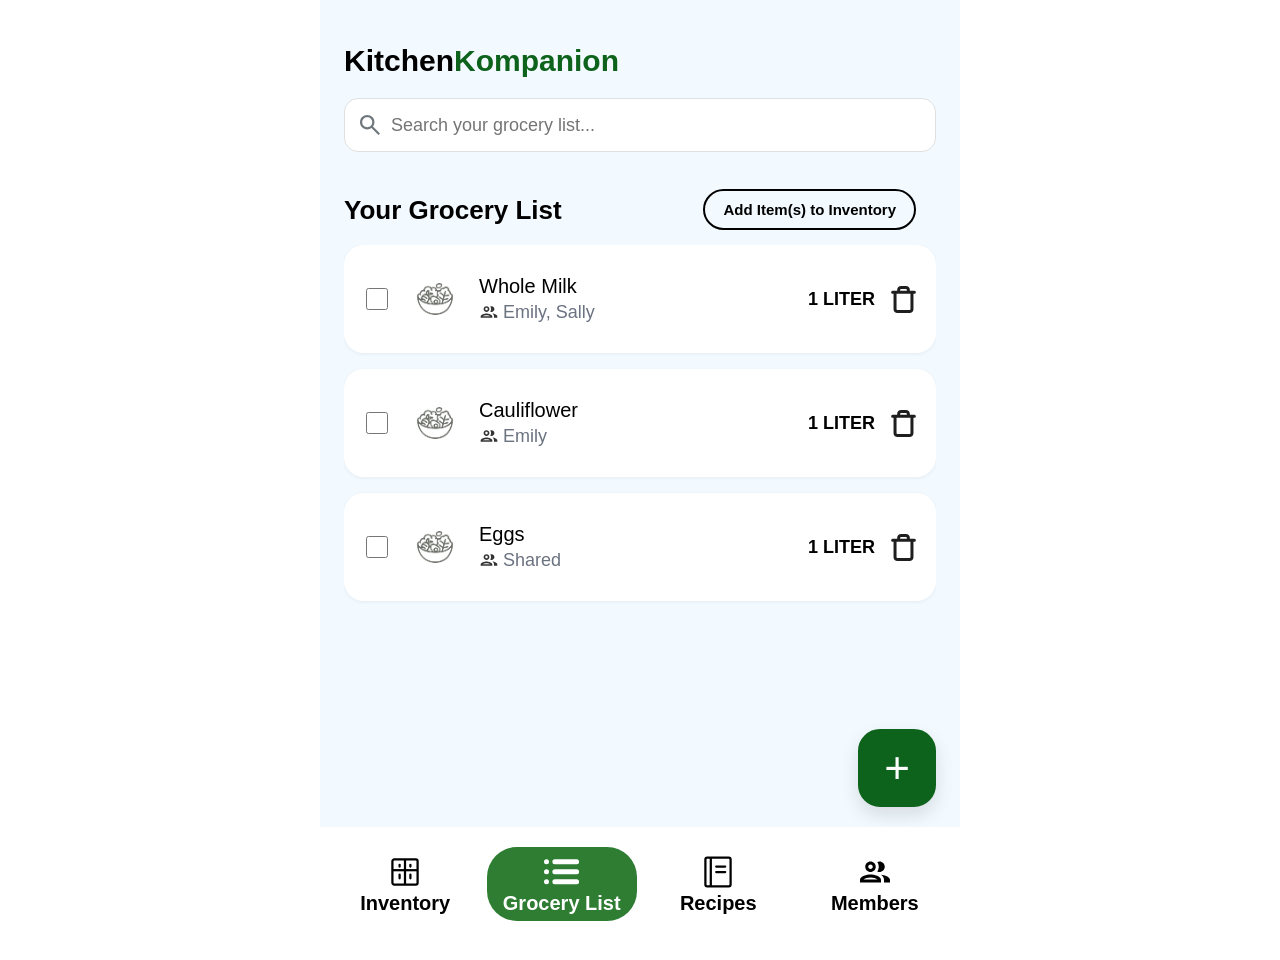
<file: Phase 2/Index.html>
<html lang="en"><head>
  <meta http-equiv="Content-Type" content="text/html; charset=windows-1252">
<title>Kitchen Kompanion</title>
<style>

    /* root colors */
    :root {
        --bg-main: #e3f0fa;
        --bg-nav: #FEFFFF;
        --text-def: black;
        --button-active: #2e7d32;
        --screen-width: 640px;
        --wire: none;
    }

    /* device specifications from professor golub */
    .device { 
    margin:auto; 
    max-width: 640px;
    max-height: 960px;
    width: 640px;
    height: 960px;
    overflow: hidden;
    background-color: var(--bg-main);
    position: relative;
    font-size: 32pt;
    }

    /* DEVICE AND ROOT SHOULD BE THE ONLY THINGs HERE */

</style>

<link rel="stylesheet" href="navbar.css">
<link rel="stylesheet" href="pantry.css">
<link rel="stylesheet" href="list.css">
<link rel="stylesheet" href="recipe.css">
<link rel="stylesheet" href="members.css">

</head>
    <body>
        <!--- everything should go inside the device -->
        <div class="device">

            <!--- kitchen inventory  -->
            <div id="inv" class="tabcontent">
                <div class="invcontainer">

                    <h1 class="brandtitle">Kitchen<span class="brandgreen">Kompanion</span></h1>

                    <div class="search">
                        <svg xmlns="http://www.w3.org/2000/svg" width="18" height="18" viewBox="0 0 18 18" fill="none">
                            <path d="M16.6 18L10.3 11.7C9.8 12.1 9.225 12.4167 8.575 12.65C7.925 12.8833 7.23333 13 6.5 13C4.68333 13 3.14583 12.3708 1.8875 11.1125C0.629167 9.85417 0 8.31667 0 6.5C0 4.68333 0.629167 3.14583 1.8875 1.8875C3.14583 0.629167 4.68333 0 6.5 0C8.31667 0 9.85417 0.629167 11.1125 1.8875C12.3708 3.14583 13 4.68333 13 6.5C13 7.23333 12.8833 7.925 12.65 8.575C12.4167 9.225 12.1 9.8 11.7 10.3L18 16.6L16.6 18ZM6.5 11C7.75 11 8.8125 10.5625 9.6875 9.6875C10.5625 8.8125 11 7.75 11 6.5C11 5.25 10.5625 4.1875 9.6875 3.3125C8.8125 2.4375 7.75 2 6.5 2C5.25 2 4.1875 2.4375 3.3125 3.3125C2.4375 4.1875 2 5.25 2 6.5C2 7.75 2.4375 8.8125 3.3125 9.6875C4.1875 10.5625 5.25 11 6.5 11Z" fill="#70787D"/>
                        </svg>
                        <input id="invsearch" type="text" placeholder="Search your inventory..." oninput="updateInvDisplay()">
                    </div>

                    <div class="listheader topheader">
                        <h2>Inventory</h2>
                        <div class="headeractions">
                            <button id="invsortexp" class="expiringsoon" onclick="sortInvItemExp()">
                                <span class="expiringsoon-icon">
                                    <svg id="expiringsoon-svg" xmlns="http://www.w3.org/2000/svg" viewBox="0 0 24 24" fill="none">
                                        <path d="M3 18H9V16H3V18ZM3 6V8H21V6H3ZM3 13H15V11H3V13Z" fill="#0D631B"/>
                                    </svg>
                                </span>
                            <span>Expiring Soon</span>
                            </button>
                        </div>
                    </div>

                    <div class="sort">
                        <button class="locationtab active-tab" onclick="setInventoryFilter('All', this)">All</button>
                        <button class="locationtab" onclick="setInventoryFilter('Fridge', this)">Fridge</button>
                        <button class="locationtab" onclick="setInventoryFilter('Freezer', this)">Freezer</button>
                        <button class="locationtab" onclick="setInventoryFilter('Pantry', this)">Pantry</button>
                    </div>

                    <select onchange="updateInvDisplay()" id="listdropdown" style="display: none;">
                        <option value="All">All</option>
                        <option value="Fridge">Fridge</option>
                        <option value="Freezer">Freezer</option>
                        <option value="Pantry">Pantry</option>
                    </select>

                    <div class="listarea">
                        <div id="invlist" class="pantrylist">
                            <!-- inventory cards get added here -->
                        </div>
                    </div>

                    <button id="invitemadd" class="itemadd floatingadd" onclick="openInvAddForm()">+</button>

                </div>

            </div>

            <!---grocery list -->
            <div id="grocerytab" class="tabcontent">
                <div class="invcontainer">

                    <h1 class="brandtitle">Kitchen<span class="brandgreen">Kompanion</span></h1>

                    <div class="search">
                        <svg xmlns="http://www.w3.org/2000/svg" width="18" height="18" viewBox="0 0 18 18" fill="none">
                            <path d="M16.6 18L10.3 11.7C9.8 12.1 9.225 12.4167 8.575 12.65C7.925 12.8833 7.23333 13 6.5 13C4.68333 13 3.14583 12.3708 1.8875 11.1125C0.629167 9.85417 0 8.31667 0 6.5C0 4.68333 0.629167 3.14583 1.8875 1.8875C3.14583 0.629167 4.68333 0 6.5 0C8.31667 0 9.85417 0.629167 11.1125 1.8875C12.3708 3.14583 13 4.68333 13 6.5C13 7.23333 12.8833 7.925 12.65 8.575C12.4167 9.225 12.1 9.8 11.7 10.3L18 16.6L16.6 18ZM6.5 11C7.75 11 8.8125 10.5625 9.6875 9.6875C10.5625 8.8125 11 7.75 11 6.5C11 5.25 10.5625 4.1875 9.6875 3.3125C8.8125 2.4375 7.75 2 6.5 2C5.25 2 4.1875 2.4375 3.3125 3.3125C2.4375 4.1875 2 5.25 2 6.5C2 7.75 2.4375 8.8125 3.3125 9.6875C4.1875 10.5625 5.25 11 6.5 11Z" fill="#70787D"/>
                        </svg>
                        <input id="grocerysearch" type="text" placeholder="Search your grocery list..." oninput="updateGroceryDisplay()" autocomplete="off">
                    </div>

                    <div class="listheader topheader">
                        <h2>Your Grocery List</h2>
                        <button class="grocery-to-inv-btn" onclick="addCheckedToInventory()">Add Item(s) to Inventory</button>
                    </div>

                    <div class="listarea">
                        <div id="groceryitems" class="pantrylist">
                            <!-- grocery cards -->
                        </div>
                    </div>

                    <button class="itemadd floatingadd" onclick="openGroceryAddForm()">+</button>

                </div>
            </div>

            <!-- recipes tab -->
            <div id="recipes" class="tabcontent">
                <div class="invcontainer">

                    <h1 class="brandtitle">Kitchen<span class="brandgreen">Kompanion</span></h1>

                    <div class="search">
                        <svg xmlns="http://www.w3.org/2000/svg" width="18" height="18" viewBox="0 0 18 18" fill="none">
                            <path d="M16.6 18L10.3 11.7C9.8 12.1 9.225 12.4167 8.575 12.65C7.925 12.8833 7.23333 13 6.5 13C4.68333 13 3.14583 12.3708 1.8875 11.1125C0.629167 9.85417 0 8.31667 0 6.5C0 4.68333 0.629167 3.14583 1.8875 1.8875C3.14583 0.629167 4.68333 0 6.5 0C8.31667 0 9.85417 0.629167 11.1125 1.8875C12.3708 3.14583 13 4.68333 13 6.5C13 7.23333 12.8833 7.925 12.65 8.575C12.4167 9.225 12.1 9.8 11.7 10.3L18 16.6L16.6 18ZM6.5 11C7.75 11 8.8125 10.5625 9.6875 9.6875C10.5625 8.8125 11 7.75 11 6.5C11 5.25 10.5625 4.1875 9.6875 3.3125C8.8125 2.4375 7.75 2 6.5 2C5.25 2 4.1875 2.4375 3.3125 3.3125C2.4375 4.1875 2 5.25 2 6.5C2 7.75 2.4375 8.8125 3.3125 9.6875C4.1875 10.5625 5.25 11 6.5 11Z" fill="#70787D"/>
                        </svg>
                        <input id="recipesearch" type="text" placeholder="Search your recipes..." oninput="updateRecipeDisplay()" autocomplete="off">
                    </div>

                    <div class="listheader topheader">
                        <h2 class="recipe-heading">Your Recipes</h2>
                        <div class="headeractions">
                            <button type="button" id="recipesortbtn" class="expiringsoon" onclick="toggleRecipeSort()">
                                <span class="expiringsoon-icon">
                                    <svg id="recipesort-svg" xmlns="http://www.w3.org/2000/svg" viewBox="0 0 24 24" fill="none">
                                        <path d="M3 18H9V16H3V18ZM3 6V8H21V6H3ZM3 13H15V11H3V13Z" fill="#0D631B"/>
                                    </svg>
                                </span>
                                <span id="recipesort-label">Ingredient match</span>
                            </button>
                        </div>
                    </div>

                    <div class="listarea">
                        <div id="recipeitems" class="pantrylist">
                            <!-- recipe cards -->
                        </div>
                    </div>

                    <button class="itemadd floatingadd" onclick="openRecipeAddForm()">+</button>

                </div>
            </div>

            <!-- members tab -->
            <div id="members" class="tabcontent">
                <div class="invcontainer members-container">
                    <h1 class="brandtitle">Kitchen<span class="brandgreen">Kompanion</span></h1>

                    <section class="members-household" aria-label="Household">
                        <div class="members-household-top">
                            <div>
                                <h2 id="household-display-name" class="members-household-title"></h2>
                                <p class="members-household-type">
                                    <span class="label">Household Type:</span>
                                    <span id="household-display-type"></span>
                                </p>
                            </div>
                            <button type="button" class="members-edit-btn" onclick="openHouseholdEdit()">Edit</button>
                        </div>
                    </section>
                    <!-- members header; include name, role, and request button -->
                    <section class="members-section" aria-labelledby="members-heading">
                        <h3 id="members-heading" class="members-section-title">Members</h3>
                        <div class="members-table-head">
                            <span aria-hidden="true"></span>
                            <span class="members-head-name">Name</span>
                            <span class="members-head-role">Role</span>
                            <span class="members-actions-head">Request</span>
                        </div>
                        <div id="memberslist" class="members-list"></div>
                    </section>
                </div>
            </div>

            <!-- navbar  -->
            <div class="navbar">
                <div class="tabcontainer">
                    <button class="tablink" onclick="openTab('inv', this)">
                        <svg xmlns="http://www.w3.org/2000/svg" width="40" height="40" viewBox="0 0 40 40" fill="none">
                            <path d="M8 6H32C33.1 6 34 6.9 34 8V32C34 33.1 33.1 34 32 34H8C6.9 34 6 33.1 6 32V8C6 6.9 6.9 6 8 6Z" stroke="currentColor" stroke-width="2.5" stroke-linecap="round" stroke-linejoin="round"/>
                            <path d="M6 18H34" stroke="currentColor" stroke-width="2.5"/>
                            <path d="M20 6V34" stroke="currentColor" stroke-width="2.5"/>
                            <path d="M14 12V14" stroke="currentColor" stroke-width="2.5" stroke-linecap="round"/>
                            <path d="M26 12V14" stroke="currentColor" stroke-width="2.5" stroke-linecap="round"/>
                            <path d="M14 23V27" stroke="currentColor" stroke-width="2.5" stroke-linecap="round"/>
                            <path d="M26 23V27" stroke="currentColor" stroke-width="2.5" stroke-linecap="round"/>
                        </svg>
                        <span>Inventory</span>
                    </button>
                    <button class="tablink" onclick="openTab('grocerytab', this)" id="defaultOpen">
                        <svg xmlns="http://www.w3.org/2000/svg" width="34" height="24" viewBox="0 0 34 24" fill="none">
                            <path d="M10.2588 2.36719H30.7765M10.2588 11.8369H30.7765M10.2588 21.3066H30.7765M2.36743 2.36719H2.38321M2.36743 11.8369H2.38321M2.36743 21.3066H2.38321" stroke="currentColor" stroke-width="4.73485" stroke-linecap="round" stroke-linejoin="round"/>
                        </svg>
                        <span>Grocery List</span>
                    </button>
                    <button class="tablink" onclick="openTab('recipes', this)">
                        <svg xmlns="http://www.w3.org/2000/svg" width="36" height="40" viewBox="0 0 36 40" fill="none">
                            <path d="M6 4H30C31.1 4 32 4.9 32 6V34C32 35.1 31.1 36 30 36H6C4.9 36 4 35.1 4 34V6C4 4.9 4.9 4 6 4Z" stroke="currentColor" stroke-width="2.5" stroke-linecap="round" stroke-linejoin="round"/>
                            <path d="M10 4V36" stroke="currentColor" stroke-width="2.5"/>
                            <path d="M16 14H26" stroke="currentColor" stroke-width="2.5" stroke-linecap="round"/>
                            <path d="M16 20H26" stroke="currentColor" stroke-width="2.5" stroke-linecap="round"/>
                        </svg>
                        <span>Recipes</span>
                    </button>
                    <button class="tablink" onclick="openTab('members', this)">
                        <svg xmlns="http://www.w3.org/2000/svg" width="50" height="50" viewBox="0 0 50 50" fill="none">
                            <path d="M18.7501 28.6457C13.8751 28.6457 4.16675 31.0832 4.16675 35.9373V39.5832H33.3334V35.9373C33.3334 31.0832 23.6251 28.6457 18.7501 28.6457ZM9.04175 35.4165C10.7917 34.2082 15.0209 32.8123 18.7501 32.8123C22.4792 32.8123 26.7084 34.2082 28.4584 35.4165H9.04175ZM18.7501 24.9998C22.7709 24.9998 26.0417 21.729 26.0417 17.7082C26.0417 13.6873 22.7709 10.4165 18.7501 10.4165C14.7292 10.4165 11.4584 13.6873 11.4584 17.7082C11.4584 21.729 14.7292 24.9998 18.7501 24.9998ZM18.7501 14.5832C20.4792 14.5832 21.8751 15.979 21.8751 17.7082C21.8751 19.4373 20.4792 20.8332 18.7501 20.8332C17.0209 20.8332 15.6251 19.4373 15.6251 17.7082C15.6251 15.979 17.0209 14.5832 18.7501 14.5832ZM33.4168 28.7707C35.8334 30.5207 37.5001 32.854 37.5001 35.9373V39.5832H45.8334V35.9373C45.8334 31.729 38.5418 29.3332 33.4168 28.7707ZM31.2501 24.9998C35.2709 24.9998 38.5418 21.729 38.5418 17.7082C38.5418 13.6873 35.2709 10.4165 31.2501 10.4165C30.1251 10.4165 29.0834 10.6873 28.1251 11.1457C29.4376 12.9998 30.2084 15.2707 30.2084 17.7082C30.2084 20.1457 29.4376 22.4165 28.1251 24.2707C29.0834 24.729 30.1251 24.9998 31.2501 24.9998Z" fill="currentColor"/>
                        </svg>
                        <span>Members</span>
                    </button>
                </div>
            </div>

            <!-- pantry list add -->
            <div id="invaddform" class="form-popup edit-popup">
                <div class="edit-header">
                    <h2>Add New Item</h2>
                    <button type="button" class="edit-close-btn" onclick="closeListAddForm()">&times;</button>
                </div>
                <form onsubmit="return addListItemFormSubmit()">
                    <div class="recipe-cover-upload" id="invaddcover" onclick="document.getElementById('invaddcoverfile').click()">
                        <svg xmlns="http://www.w3.org/2000/svg" width="28" height="28" viewBox="0 0 24 24" fill="none">
                            <path d="M12 15.2C13.7673 15.2 15.2 13.7673 15.2 12C15.2 10.2327 13.7673 8.8 12 8.8C10.2327 8.8 8.8 10.2327 8.8 12C8.8 13.7673 10.2327 15.2 12 15.2Z" stroke="#555" stroke-width="1.5"/>
                            <path d="M3 16.8V9.2C3 8.0799 3 7.5198 3.21799 7.092C3.40973 6.7157 3.71569 6.4097 4.09202 6.21799C4.51984 6 5.0799 6 6.2 6H6.8C7.1 6 7.3 5.9 7.5 5.7L8.7 4.3C8.9 4.1 9.1 4 9.4 4H14.6C14.9 4 15.1 4.1 15.3 4.3L16.5 5.7C16.7 5.9 16.9 6 17.2 6H17.8C18.9201 6 19.4802 6 19.908 6.21799C20.2843 6.40973 20.5903 6.71569 20.782 7.092C21 7.5198 21 8.0799 21 9.2V16.8C21 17.9201 21 18.4802 20.782 18.908C20.5903 19.2843 20.2843 19.5903 19.908 19.782C19.4802 20 18.9201 20 17.8 20H6.2C5.0799 20 4.51984 20 4.09202 19.782C3.71569 19.5903 3.40973 19.2843 3.21799 18.908C3 18.4802 3 17.9201 3 16.8Z" stroke="#555" stroke-width="1.5"/>
                        </svg>
                        <span>Add Cover Image</span>
                        <input type="file" id="invaddcoverfile" accept="image/*" style="display:none" onchange="previewCover(this, 'invaddcover')">
                    </div>

                    <label class="edit-label-main">Item Name <span class="edit-required">*</span></label>
                    <p id="invformnamewarning" class="formwarning">An Item with this name already exists!</p>
                    <input type="text" id="invnewname" class="edit-name-input" placeholder="What did you buy?" required autocomplete="off">
                    <div class="edit-divider"></div>

                    <div class="edit-row-3">
                        <div class="edit-col">
                            <label class="edit-label-upper">Quantity</label>
                            <input type="number" id="invnewquantity" class="edit-sm-input" min="0" placeholder="Ex. 2">
                        </div>

                        <!-- dropdown for units-->
                        <div class="edit-col">
                            <label class="edit-label-upper">Units</label>
                            <select id="invnewunits" class="edit-sm-select">
                                <option value="">--</option>
                                <option value="Cups">Cups</option>
                                <option value="Liter">Liter</option>
                                <option value="ML">ML</option>
                                <option value="Grams">Grams</option>
                                <option value="Oz">Oz</option>
                                <option value="Bags">Bags</option>
                                <option value="Items">Items</option>
                            </select>
                        </div>
                        <div class="edit-col">
                            <label class="edit-label-upper">Expires on</label>
                            <input type="date" id="invnewdate" class="edit-sm-input">
                        </div>
                    </div>

                    <label class="edit-label-upper">Storage location</label>
                    <div class="edit-pills" id="invaddpills">
                        <button type="button" class="edit-pill active-pill" data-loc="Fridge">Fridge</button>
                        <button type="button" class="edit-pill" data-loc="Freezer">Freezer</button>
                        <button type="button" class="edit-pill" data-loc="Pantry">Pantry</button>
                    </div>
                    <input type="hidden" id="invnewdrop" value="Fridge">

                    <label class="edit-label-upper">Shared with</label>
                    <div class="edit-members" id="invaddmembers"></div>

                    <button type="submit" class="edit-submit-btn">Add to Inventory</button>
                </form>
            </div>

            <!-- pantry list edit (reuse of add) -->
            <div id="inveditform" class="form-popup edit-popup">
                <div class="edit-header">
                    <h2>Edit Item</h2>
                    <button type="button" class="edit-close-btn" onclick="closeListEditForm()">&times;</button>
                </div>
                <form onsubmit="return editListItemFormSubmit()">
                    <div class="recipe-cover-upload" id="inveditcover" onclick="document.getElementById('inveditcoverfile').click()">
                        <svg xmlns="http://www.w3.org/2000/svg" width="28" height="28" viewBox="0 0 24 24" fill="none">
                            <path d="M12 15.2C13.7673 15.2 15.2 13.7673 15.2 12C15.2 10.2327 13.7673 8.8 12 8.8C10.2327 8.8 8.8 10.2327 8.8 12C8.8 13.7673 10.2327 15.2 12 15.2Z" stroke="#555" stroke-width="1.5"/>
                            <path d="M3 16.8V9.2C3 8.0799 3 7.5198 3.21799 7.092C3.40973 6.7157 3.71569 6.4097 4.09202 6.21799C4.51984 6 5.0799 6 6.2 6H6.8C7.1 6 7.3 5.9 7.5 5.7L8.7 4.3C8.9 4.1 9.1 4 9.4 4H14.6C14.9 4 15.1 4.1 15.3 4.3L16.5 5.7C16.7 5.9 16.9 6 17.2 6H17.8C18.9201 6 19.4802 6 19.908 6.21799C20.2843 6.40973 20.5903 6.71569 20.782 7.092C21 7.5198 21 8.0799 21 9.2V16.8C21 17.9201 21 18.4802 20.782 18.908C20.5903 19.2843 20.2843 19.5903 19.908 19.782C19.4802 20 18.9201 20 17.8 20H6.2C5.0799 20 4.51984 20 4.09202 19.782C3.71569 19.5903 3.40973 19.2843 3.21799 18.908C3 18.4802 3 17.9201 3 16.8Z" stroke="#555" stroke-width="1.5"/>
                        </svg>
                        <span>Add Cover Image</span>
                        <input type="file" id="inveditcoverfile" accept="image/*" style="display:none" onchange="previewCover(this, 'inveditcover')">
                    </div>

                    <label class="edit-label-main">Item Name <span class="edit-required">*</span></label>
                    <p id="invformnamewarningedit" class="formwarning">An Item with this name already exists!</p>
                    <input type="text" id="inveditname" class="edit-name-input" placeholder="Enter item name..." required autocomplete="off">
                    <div class="edit-divider"></div>

                    <div class="edit-row-3">
                        <div class="edit-col">
                            <label class="edit-label-upper">Quantity</label>
                            <input type="number" id="inveditquantity" class="edit-sm-input" min="0">
                        </div>
                        <div class="edit-col">
                            <label class="edit-label-upper">Units</label>
                            <select id="inveditunits" class="edit-sm-select">
                                <option value="">--</option>
                                <option value="Cups">Cups</option>
                                <option value="Liter">Liter</option>
                                <option value="ML">ML</option>
                                <option value="Grams">Grams</option>
                                <option value="Oz">Oz</option>
                                <option value="Bags">Bags</option>
                                <option value="Items">Items</option>
                            </select>
                        </div>
                        <div class="edit-col">
                            <label class="edit-label-upper">Expires on</label>
                            <input type="date" id="inveditdate" class="edit-sm-input">
                        </div>
                    </div>

                    <label class="edit-label-upper">Storage location</label>
                    <div class="edit-pills" id="inveditpills">
                        <button type="button" class="edit-pill active-pill" data-loc="Fridge">Fridge</button>
                        <button type="button" class="edit-pill" data-loc="Freezer">Freezer</button>
                        <button type="button" class="edit-pill" data-loc="Pantry">Pantry</button>
                    </div>
                    <input type="hidden" id="inveditdrop" value="Fridge">

                    <label class="edit-label-upper">Shared with</label>
                    <div class="edit-members" id="inveditmembers"></div>

                    <button type="submit" class="edit-submit-btn">Save</button>
                </form>
            </div>

            <!-- Grocery List Add Form (reuse from inventory)-->
            <div id="groceryaddform" class="form-popup edit-popup">
                <div class="edit-header">
                    <h2>Add New Item</h2>
                    <button type="button" class="edit-close-btn" onclick="closeGroceryAddForm()">&times;</button>
                </div>
                <form onsubmit="return groceryAddFormSubmit()">
                    <div class="recipe-cover-upload" id="groceryaddcover" onclick="document.getElementById('groceryaddcoverfile').click()">
                        <svg xmlns="http://www.w3.org/2000/svg" width="28" height="28" viewBox="0 0 24 24" fill="none">
                            <path d="M12 15.2C13.7673 15.2 15.2 13.7673 15.2 12C15.2 10.2327 13.7673 8.8 12 8.8C10.2327 8.8 8.8 10.2327 8.8 12C8.8 13.7673 10.2327 15.2 12 15.2Z" stroke="#555" stroke-width="1.5"/>
                            <path d="M3 16.8V9.2C3 8.0799 3 7.5198 3.21799 7.092C3.40973 6.7157 3.71569 6.4097 4.09202 6.21799C4.51984 6 5.0799 6 6.2 6H6.8C7.1 6 7.3 5.9 7.5 5.7L8.7 4.3C8.9 4.1 9.1 4 9.4 4H14.6C14.9 4 15.1 4.1 15.3 4.3L16.5 5.7C16.7 5.9 16.9 6 17.2 6H17.8C18.9201 6 19.4802 6 19.908 6.21799C20.2843 6.40973 20.5903 6.71569 20.782 7.092C21 7.5198 21 8.0799 21 9.2V16.8C21 17.9201 21 18.4802 20.782 18.908C20.5903 19.2843 20.2843 19.5903 19.908 19.782C19.4802 20 18.9201 20 17.8 20H6.2C5.0799 20 4.51984 20 4.09202 19.782C3.71569 19.5903 3.40973 19.2843 3.21799 18.908C3 18.4802 3 17.9201 3 16.8Z" stroke="#555" stroke-width="1.5"/>
                        </svg>
                        <span>Add Cover Image</span>
                        <input type="file" id="groceryaddcoverfile" accept="image/*" style="display:none" onchange="previewCover(this, 'groceryaddcover')">
                    </div>

                    <label class="edit-label-main">Item Name <span class="edit-required">*</span></label>
                    <p id="groceryformnamewarning" class="formwarning">This item is already on your list!</p>
                    <input type="text" id="grocerynewname" class="edit-name-input" placeholder="What do you want to buy" required autocomplete="off">
                    <div class="edit-divider"></div>

                    <div class="edit-row-3">
                        <div class="edit-col">
                            <label class="edit-label-upper">Quantity</label>
                            <input type="number" id="grocerynewquantity" class="edit-sm-input" min="0" placeholder="Ex. 1.2" step="any">
                        </div>
                        <div class="edit-col">
                            <label class="edit-label-upper">Units</label>
                            <select id="grocerynewunits" class="edit-sm-select">
                                <option value="">--</option>
                                <option value="Liters">Liters</option>
                                <option value="Cups">Cups</option>
                                <option value="ML">ML</option>
                                <option value="Grams">Grams</option>
                                <option value="Oz">Oz</option>
                                <option value="Bags">Bags</option>
                                <option value="Items">Items</option>
                            </select>
                        </div>
                    </div>

                    <label class="edit-label-upper">Storage location</label>
                    <div class="edit-pills" id="groceryaddpills">
                        <button type="button" class="edit-pill active-pill" data-loc="Fridge">Fridge</button>
                        <button type="button" class="edit-pill" data-loc="Freezer">Freezer</button>
                        <button type="button" class="edit-pill" data-loc="Pantry">Pantry</button>
                    </div>
                    <input type="hidden" id="grocerynewlocation" value="Fridge">

                    <label class="edit-label-upper">Shared with</label>
                    <div class="edit-members" id="groceryaddmembers"></div>

                    <button type="submit" class="edit-submit-btn">Add to Grocery List</button>
                </form>
            </div>

            <!-- grocery List Edit -->
            <div id="groceryeditform" class="form-popup edit-popup">
                <div class="edit-header">
                    <h2>Edit Item</h2>
                    <button type="button" class="edit-close-btn" onclick="closeGroceryEditForm()">&times;</button>
                </div>
                <form onsubmit="return groceryEditFormSubmit()">
                    <div class="recipe-cover-upload" id="groceryeditcover" onclick="document.getElementById('groceryeditcoverfile').click()">
                        <svg xmlns="http://www.w3.org/2000/svg" width="28" height="28" viewBox="0 0 24 24" fill="none">
                            <path d="M12 15.2C13.7673 15.2 15.2 13.7673 15.2 12C15.2 10.2327 13.7673 8.8 12 8.8C10.2327 8.8 8.8 10.2327 8.8 12C8.8 13.7673 10.2327 15.2 12 15.2Z" stroke="#555" stroke-width="1.5"/>
                            <path d="M3 16.8V9.2C3 8.0799 3 7.5198 3.21799 7.092C3.40973 6.7157 3.71569 6.4097 4.09202 6.21799C4.51984 6 5.0799 6 6.2 6H6.8C7.1 6 7.3 5.9 7.5 5.7L8.7 4.3C8.9 4.1 9.1 4 9.4 4H14.6C14.9 4 15.1 4.1 15.3 4.3L16.5 5.7C16.7 5.9 16.9 6 17.2 6H17.8C18.9201 6 19.4802 6 19.908 6.21799C20.2843 6.40973 20.5903 6.71569 20.782 7.092C21 7.5198 21 8.0799 21 9.2V16.8C21 17.9201 21 18.4802 20.782 18.908C20.5903 19.2843 20.2843 19.5903 19.908 19.782C19.4802 20 18.9201 20 17.8 20H6.2C5.0799 20 4.51984 20 4.09202 19.782C3.71569 19.5903 3.40973 19.2843 3.21799 18.908C3 18.4802 3 17.9201 3 16.8Z" stroke="#555" stroke-width="1.5"/>
                        </svg>
                        <span>Add Cover Image</span>
                        <input type="file" id="groceryeditcoverfile" accept="image/*" style="display:none" onchange="previewCover(this, 'groceryeditcover')">
                    </div>

                    <label class="edit-label-main">Item Name <span class="edit-required">*</span></label>
                    <input type="text" id="groceryeditname" class="edit-name-input" placeholder="Item name..." required autocomplete="off">
                    <div class="edit-divider"></div>

                    <div class="edit-row-3">
                        <div class="edit-col">
                            <label class="edit-label-upper">Quantity</label>
                            <input type="number" id="groceryeditquantity" class="edit-sm-input" min="0" step="any">
                        </div>
                        <div class="edit-col">
                            <label class="edit-label-upper">Units</label>
                            <select id="groceryeditunits" class="edit-sm-select">
                                <option value="">--</option>
                                <option value="Liters">Liters</option>
                                <option value="Cups">Cups</option>
                                <option value="ML">ML</option>
                                <option value="Grams">Grams</option>
                                <option value="Oz">Oz</option>
                                <option value="Bags">Bags</option>
                                <option value="Items">Items</option>
                            </select>
                        </div>
                    </div>

                    <label class="edit-label-upper">Storage location</label>
                    <div class="edit-pills" id="groceryeditpills">
                        <button type="button" class="edit-pill active-pill" data-loc="Fridge">Fridge</button>
                        <button type="button" class="edit-pill" data-loc="Freezer">Freezer</button>
                        <button type="button" class="edit-pill" data-loc="Pantry">Pantry</button>
                    </div>
                    <input type="hidden" id="groceryeditlocation" value="Fridge">

                    <label class="edit-label-upper">Shared with</label>
                    <div class="edit-members" id="groceryeditmembers"></div>

                    <button type="submit" class="edit-submit-btn">Save</button>
                </form>
            </div>

            <!-- Recipe add -->
            <div id="recipeaddform" class="form-popup edit-popup">
                <div class="edit-header">
                    <h2>Add New Recipe</h2>
                    <button type="button" class="edit-close-btn" onclick="closeRecipeAddForm()">&times;</button>
                </div>
                <form onsubmit="return recipeAddFormSubmit()">
                    <div class="recipe-cover-upload" onclick="document.getElementById('recipecoverfile').click()">
                        <svg xmlns="http://www.w3.org/2000/svg" width="28" height="28" viewBox="0 0 24 24" fill="none">
                            <path d="M12 15.2C13.7673 15.2 15.2 13.7673 15.2 12C15.2 10.2327 13.7673 8.8 12 8.8C10.2327 8.8 8.8 10.2327 8.8 12C8.8 13.7673 10.2327 15.2 12 15.2Z" stroke="#555" stroke-width="1.5"/>
                            <path d="M3 16.8V9.2C3 8.0799 3 7.5198 3.21799 7.092C3.40973 6.7157 3.71569 6.4097 4.09202 6.21799C4.51984 6 5.0799 6 6.2 6H6.8C7.1 6 7.3 5.9 7.5 5.7L8.7 4.3C8.9 4.1 9.1 4 9.4 4H14.6C14.9 4 15.1 4.1 15.3 4.3L16.5 5.7C16.7 5.9 16.9 6 17.2 6H17.8C18.9201 6 19.4802 6 19.908 6.21799C20.2843 6.40973 20.5903 6.71569 20.782 7.092C21 7.5198 21 8.0799 21 9.2V16.8C21 17.9201 21 18.4802 20.782 18.908C20.5903 19.2843 20.2843 19.5903 19.908 19.782C19.4802 20 18.9201 20 17.8 20H6.2C5.0799 20 4.51984 20 4.09202 19.782C3.71569 19.5903 3.40973 19.2843 3.21799 18.908C3 18.4802 3 17.9201 3 16.8Z" stroke="#555" stroke-width="1.5"/>
                        </svg>
                        <span>Add Cover Image</span>
                        <input type="file" id="recipecoverfile" accept="image/*" style="display:none" onchange="previewRecipeCover(this)">
                    </div>

                    <label class="edit-label-main">Recipe Name <span class="edit-required">*</span></label>
                    <p id="recipeformnamewarning" class="formwarning">A recipe with this name already exists!</p>
                    <input type="text" id="recipenewname" class="edit-name-input" placeholder="e.g. Cauliflower Stew" required autocomplete="off">
                    <div class="edit-divider"></div>

                    <label class="edit-label-upper">Prep time (minutes)</label>
                    <input type="number" id="recipenewpreptime" class="edit-sm-input recipe-prep-input" min="0" placeholder="30">

                    <div class="recipe-ingredients-header">
                        <button type="button" class="recipe-add-ingredient-btn" onclick="addIngredientField()">+</button>
                        <label class="edit-label-upper recipe-ingredients-label">Ingredients</label>
                    </div>
                    <div id="recipeingredientslist" class="recipe-ingredients-list"></div>

                    <label class="edit-label-upper">Instructions</label>
                    <textarea id="recipenewinstructions" class="recipe-instructions-input" placeholder="eg. Flour" rows="4"></textarea>

                    <button type="submit" class="edit-submit-btn">Add Recipe</button>
                </form>
            </div>

            <!-- Recipe edit same as add -->
            <div id="recipeeditform" class="form-popup edit-popup">
                <div class="edit-header">
                    <h2>Edit Recipe</h2>
                    <button type="button" class="edit-close-btn" onclick="closeRecipeEditForm()">&times;</button>
                </div>
                <form onsubmit="return recipeEditFormSubmit()">
                    <div class="recipe-cover-upload" id="recipeeditcover" onclick="document.getElementById('recipeeditcoverfile').click()">
                        <svg xmlns="http://www.w3.org/2000/svg" width="28" height="28" viewBox="0 0 24 24" fill="none">
                            <path d="M12 15.2C13.7673 15.2 15.2 13.7673 15.2 12C15.2 10.2327 13.7673 8.8 12 8.8C10.2327 8.8 8.8 10.2327 8.8 12C8.8 13.7673 10.2327 15.2 12 15.2Z" stroke="#555" stroke-width="1.5"/>
                            <path d="M3 16.8V9.2C3 8.0799 3 7.5198 3.21799 7.092C3.40973 6.7157 3.71569 6.4097 4.09202 6.21799C4.51984 6 5.0799 6 6.2 6H6.8C7.1 6 7.3 5.9 7.5 5.7L8.7 4.3C8.9 4.1 9.1 4 9.4 4H14.6C14.9 4 15.1 4.1 15.3 4.3L16.5 5.7C16.7 5.9 16.9 6 17.2 6H17.8C18.9201 6 19.4802 6 19.908 6.21799C20.2843 6.40973 20.5903 6.71569 20.782 7.092C21 7.5198 21 8.0799 21 9.2V16.8C21 17.9201 21 18.4802 20.782 18.908C20.5903 19.2843 20.2843 19.5903 19.908 19.782C19.4802 20 18.9201 20 17.8 20H6.2C5.0799 20 4.51984 20 4.09202 19.782C3.71569 19.5903 3.40973 19.2843 3.21799 18.908C3 18.4802 3 17.9201 3 16.8Z" stroke="#555" stroke-width="1.5"/>
                        </svg>
                        <span>Add Cover Image</span>
                        <input type="file" id="recipeeditcoverfile" accept="image/*" style="display:none" onchange="previewRecipeEditCover(this)">
                    </div>

                    <label class="edit-label-main">Recipe Name <span class="edit-required">*</span></label>
                    <input type="text" id="recipeeditname" class="edit-name-input" placeholder="e.g. Cauliflower Stew" required autocomplete="off">
                    <div class="edit-divider"></div>

                    <label class="edit-label-upper">Prep time (minutes)</label>
                    <input type="number" id="recipeeditpreptime" class="edit-sm-input recipe-prep-input" min="0" placeholder="30">

                    <div class="recipe-ingredients-header">
                        <button type="button" class="recipe-add-ingredient-btn" onclick="addEditIngredientField()">+</button>
                        <label class="edit-label-upper recipe-ingredients-label">Ingredients</label>
                    </div>
                    <div id="recipeeditingredientslist" class="recipe-ingredients-list"></div>

                    <label class="edit-label-upper">Instructions</label>
                    <textarea id="recipeeditinstructions" class="recipe-instructions-input" placeholder="eg. Flour" rows="4"></textarea>

                    <button type="submit" class="edit-submit-btn">Save Changes</button>
                </form>
            </div>

            <!-- Edit household (from Members tab) -->
            <div id="householdeditform" class="form-popup edit-popup">
                <div class="edit-header">
                    <h2>Edit household</h2>
                    <button type="button" class="edit-close-btn" onclick="closeHouseholdEdit()">&times;</button>
                </div>

                <label class="edit-label-upper household-edit-section-label" for="householdeditname">Household name</label>
                <input type="text" id="householdeditname" class="edit-name-input" placeholder="e.g. The Smith's House" autocomplete="off">
                <div class="edit-divider"></div>

                <label class="edit-label-upper household-edit-section-label" for="householdedittype">Household type</label>
                <select id="householdedittype" class="edit-sm-select household-edit-type-select">
                    <option value="Roommates">Roommates</option>
                    <option value="Family">Family</option>
                    <option value="Solo">Solo</option>
                </select>

                <div class="household-edit-members-block">
                    <div class="household-edit-members-head">
                        <span class="household-edit-head-name">Name</span>
                        <span class="household-edit-head-role">Role</span>
                        <span class="household-edit-members-head-spacer" aria-hidden="true"></span>
                    </div>
                    <div id="householdeditmemberrows" class="household-edit-member-rows"></div>
                </div>

                <button type="button" class="household-edit-add-member" onclick="addHouseholdEditMemberRow()">
                    <span class="household-edit-add-member-icon" aria-hidden="true">+</span>
                    Add member
                </button>
                <button type="button" class="edit-submit-btn household-edit-save-btn" onclick="saveHouseholdEdit()">Save changes</button>
            </div>

            <!-- Request food in members -->
            <div id="memberfoodrequestform" class="form-popup edit-popup">
                <div class="edit-header">
                    <h2>Request a Food Item</h2>
                    <button type="button" class="edit-close-btn" onclick="closeMemberFoodRequest()">&times;</button>
                </div>
                <form onsubmit="return submitMemberFoodRequest()">
                    <p id="memberrequestcontext" class="member-request-context"></p>

                    <label class="edit-label-main">Item Name <span class="edit-required">*</span></label>
                    <p id="memberrequestwarning" class="formwarning">That item is already on your grocery list.</p>
                    <input type="text" id="memberrequestitem" class="edit-name-input" placeholder="e.g. Oat milk" required autocomplete="off">
                    <div class="edit-divider"></div>

                    <div class="edit-row-3">
                        <div class="edit-col">
                            <label class="edit-label-upper">Quantity</label>
                            <input type="number" id="memberrequestquantity" class="edit-sm-input" min="0" placeholder="Ex. 2" step="any">
                        </div>
                        <div class="edit-col">
                            <label class="edit-label-upper">Units</label>
                            <select id="memberrequestunits" class="edit-sm-select">
                                <option value="">--</option>
                                <option value="Liters">Liters</option>
                                <option value="Cups">Cups</option>
                                <option value="ML">ML</option>
                                <option value="Grams">Grams</option>
                                <option value="Oz">Oz</option>
                                <option value="Bags">Bags</option>
                                <option value="Items">Items</option>
                            </select>
                        </div>
                    </div>

                    <button type="submit" class="edit-submit-btn">Add to Grocery List</button>
                </form>
            </div>

            <div id="overlay" class="overlay"></div>

        </div>

        <script>

            // rips colors out of root styling, add more as needed
            const rootStyles = getComputedStyle(document.documentElement);
            const bg_main = rootStyles.getPropertyValue('--bg-main');
            const text_def = rootStyles.getPropertyValue('--text-def');
            const bg_nav = rootStyles.getPropertyValue('--bg-nav');
            const button_active = rootStyles.getPropertyValue('--button-active');

            /* THE ONLY CODE IN HERE SHOULD BE NAVBAR!! */
            /* use a different file for anything else please */

            function openTab(tabName, elmnt) {
                if (typeof closeAllPopupsDiscardUnsaved === "function") {
                    closeAllPopupsDiscardUnsaved();
                }

                var i, tabcontent, tablinks;

                // get all tabcontents
                tabcontent = document.getElementsByClassName("tabcontent");

                // set all to hidden
                for(i=0; i < tabcontent.length; i++) {
                    tabcontent[i].style.display = "none";
                }

                // get all tab buttons
                tablinks = document.getElementsByClassName("tablink");

                // set all to basic background color
                for(i=0; i < tablinks.length; i++) {
                    tablinks[i].classList.remove("nav-active");
                }

                // set selected tab content to visible and tab button to selected
                document.getElementById(tabName).style.display = "block";
                elmnt.classList.add("nav-active");

                if (tabName === "recipes" && typeof updateRecipeDisplay === "function") {
                    updateRecipeDisplay();
                }

            }

            // default open tab

            document.getElementById("defaultOpen").click();


        </script>

        
        <script src="pantry.js"></script>

    </body>
</html>
</file>
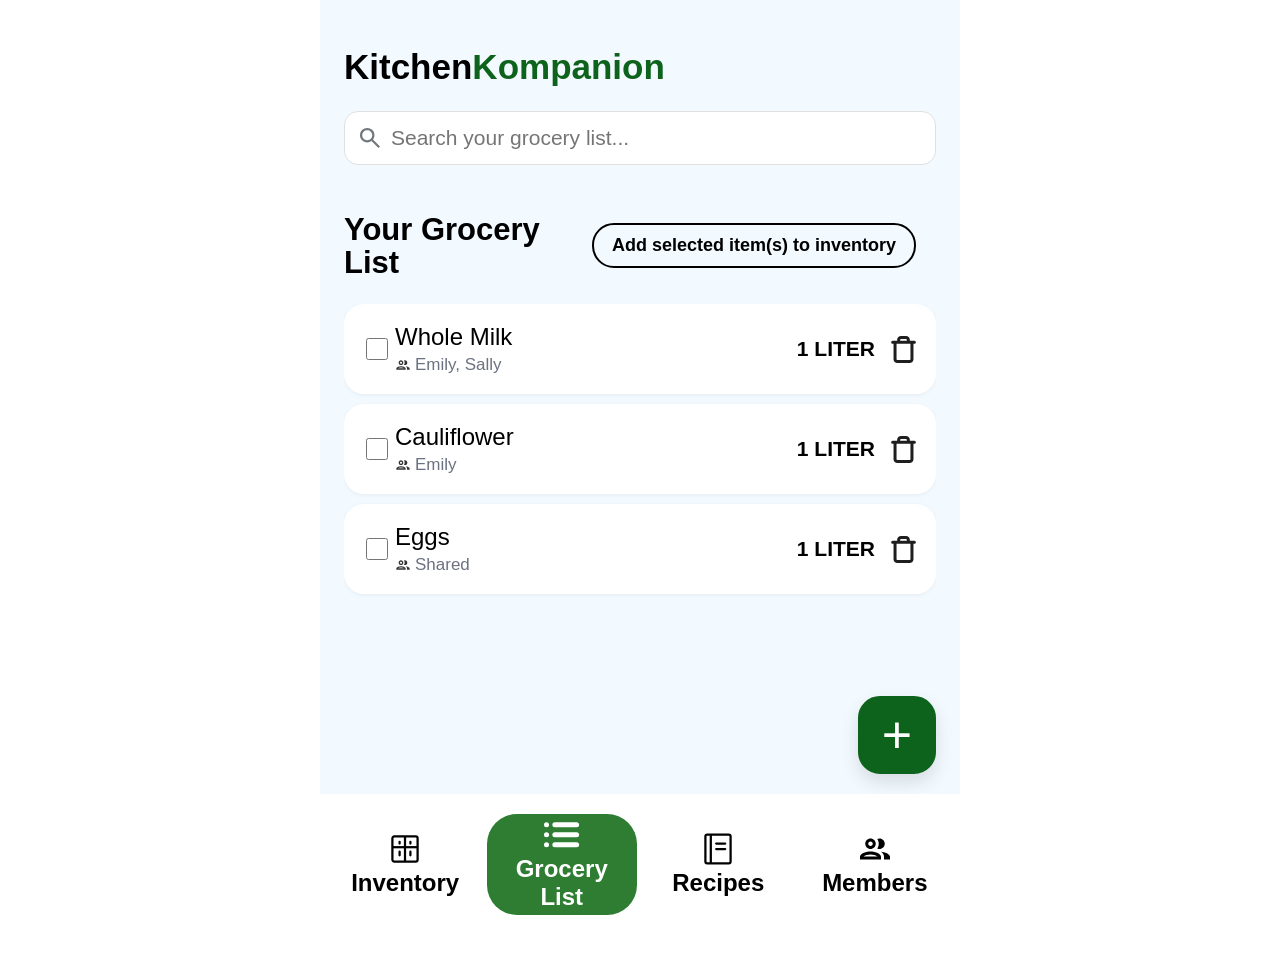
<file: phase_2_submission/Index.html>
<!DOCTYPE html>
<html lang="en"><head>
  <meta charset="utf-8">
  <meta name="viewport" content="width=device-width, initial-scale=1">
<title>Kitchen Kompanion</title>
<style>

    /* root colors */
    :root {
        --bg-main: #e3f0fa;
        --bg-nav: #FEFFFF;
        --text-def: black;
        --button-active: #2e7d32;
        --screen-width: 640px;
        --wire: none;
    }

    html, body {
        margin: 0;
        padding: 0;
        width: 100%;
        min-height: 100%;
        box-sizing: border-box;
    }
    body {
        background-color: var(--bg-main);
    }

    /* device specifications from professor golub */
    .device { 
    margin: 0 auto;
    box-sizing: border-box;
    max-width: 640px;
    width: 100%;
    max-height: 960px;
    height: 960px;
    overflow: hidden;
    background-color: var(--bg-main);
    position: relative;
    font-size: 32pt;
    }

    /* DEVICE AND ROOT SHOULD BE THE ONLY THINGs HERE */

</style>

<link rel="stylesheet" href="navbar.css">
<link rel="stylesheet" href="pantry.css">
<link rel="stylesheet" href="list.css">
<link rel="stylesheet" href="recipe.css">
<link rel="stylesheet" href="members.css">

</head>
    <body>
        <!--- everything should go inside the device -->
        <div class="device">

            <!--- kitchen inventory  -->
            <div id="inv" class="tabcontent">
                <div class="invcontainer">

                    <h1 class="brandtitle">Kitchen<span class="brandgreen">Kompanion</span></h1>

                    <div class="search">
                        <svg xmlns="http://www.w3.org/2000/svg" width="18" height="18" viewBox="0 0 18 18" fill="none">
                            <path d="M16.6 18L10.3 11.7C9.8 12.1 9.225 12.4167 8.575 12.65C7.925 12.8833 7.23333 13 6.5 13C4.68333 13 3.14583 12.3708 1.8875 11.1125C0.629167 9.85417 0 8.31667 0 6.5C0 4.68333 0.629167 3.14583 1.8875 1.8875C3.14583 0.629167 4.68333 0 6.5 0C8.31667 0 9.85417 0.629167 11.1125 1.8875C12.3708 3.14583 13 4.68333 13 6.5C13 7.23333 12.8833 7.925 12.65 8.575C12.4167 9.225 12.1 9.8 11.7 10.3L18 16.6L16.6 18ZM6.5 11C7.75 11 8.8125 10.5625 9.6875 9.6875C10.5625 8.8125 11 7.75 11 6.5C11 5.25 10.5625 4.1875 9.6875 3.3125C8.8125 2.4375 7.75 2 6.5 2C5.25 2 4.1875 2.4375 3.3125 3.3125C2.4375 4.1875 2 5.25 2 6.5C2 7.75 2.4375 8.8125 3.3125 9.6875C4.1875 10.5625 5.25 11 6.5 11Z" fill="#70787D"/>
                        </svg>
                        <input id="invsearch" type="text" placeholder="Search your inventory..." oninput="updateInvDisplay()">
                    </div>

                    <div class="listheader topheader">
                        <h2>Inventory</h2>
                        <div class="headeractions">
                            <button id="invsortexp" class="expiringsoon" onclick="sortInvItemExp()">
                                <span class="expiringsoon-icon">
                                    <svg id="expiringsoon-svg" xmlns="http://www.w3.org/2000/svg" viewBox="0 0 24 24" fill="none">
                                        <path d="M12 4V18" stroke="#0D631B" stroke-width="2.5" stroke-linecap="round"/>
                                        <path d="M7 13L12 18L17 13" stroke="#0D631B" stroke-width="2.5" stroke-linecap="round" stroke-linejoin="round"/>
                                    </svg>
                                </span>
                            <span>Sort by Expiration</span>
                            </button>
                        </div>
                    </div>

                    <div class="sort">
                        <button class="locationtab active-tab" onclick="setInventoryFilter('All', this)">All</button>
                        <button class="locationtab" onclick="setInventoryFilter('Fridge', this)">Fridge</button>
                        <button class="locationtab" onclick="setInventoryFilter('Freezer', this)">Freezer</button>
                        <button class="locationtab" onclick="setInventoryFilter('Pantry', this)">Pantry</button>
                    </div>

                    <select onchange="updateInvDisplay()" id="listdropdown" style="display: none;">
                        <option value="All">All</option>
                        <option value="Fridge">Fridge</option>
                        <option value="Freezer">Freezer</option>
                        <option value="Pantry">Pantry</option>
                    </select>

                    <div class="listarea">
                        <div id="invlist" class="pantrylist">
                            <!-- inventory cards get added here -->
                        </div>
                    </div>

                    <button id="invitemadd" class="itemadd floatingadd" onclick="openInvAddForm()">+</button>

                </div>

            </div>

            <!---grocery list -->
            <div id="grocerytab" class="tabcontent">
                <div class="invcontainer">

                    <h1 class="brandtitle">Kitchen<span class="brandgreen">Kompanion</span></h1>

                    <div class="search">
                        <svg xmlns="http://www.w3.org/2000/svg" width="18" height="18" viewBox="0 0 18 18" fill="none">
                            <path d="M16.6 18L10.3 11.7C9.8 12.1 9.225 12.4167 8.575 12.65C7.925 12.8833 7.23333 13 6.5 13C4.68333 13 3.14583 12.3708 1.8875 11.1125C0.629167 9.85417 0 8.31667 0 6.5C0 4.68333 0.629167 3.14583 1.8875 1.8875C3.14583 0.629167 4.68333 0 6.5 0C8.31667 0 9.85417 0.629167 11.1125 1.8875C12.3708 3.14583 13 4.68333 13 6.5C13 7.23333 12.8833 7.925 12.65 8.575C12.4167 9.225 12.1 9.8 11.7 10.3L18 16.6L16.6 18ZM6.5 11C7.75 11 8.8125 10.5625 9.6875 9.6875C10.5625 8.8125 11 7.75 11 6.5C11 5.25 10.5625 4.1875 9.6875 3.3125C8.8125 2.4375 7.75 2 6.5 2C5.25 2 4.1875 2.4375 3.3125 3.3125C2.4375 4.1875 2 5.25 2 6.5C2 7.75 2.4375 8.8125 3.3125 9.6875C4.1875 10.5625 5.25 11 6.5 11Z" fill="#70787D"/>
                        </svg>
                        <input id="grocerysearch" type="text" placeholder="Search your grocery list..." oninput="updateGroceryDisplay()" autocomplete="off">
                    </div>

                    <div class="listheader topheader">
                        <h2>Your Grocery List</h2>
                        <button type="button" class="grocery-to-inv-btn" onclick="addCheckedToInventory()">Add selected item(s) to inventory</button>
                    </div>

                    <div class="listarea">
                        <div id="groceryitems" class="pantrylist">
                            <!-- grocery cards -->
                        </div>
                    </div>

                    <button class="itemadd floatingadd" onclick="openGroceryAddForm()">+</button>

                </div>
            </div>

            <!-- recipes tab -->
            <div id="recipes" class="tabcontent">
                <div class="invcontainer">

                    <h1 class="brandtitle">Kitchen<span class="brandgreen">Kompanion</span></h1>

                    <div class="search">
                        <svg xmlns="http://www.w3.org/2000/svg" width="18" height="18" viewBox="0 0 18 18" fill="none">
                            <path d="M16.6 18L10.3 11.7C9.8 12.1 9.225 12.4167 8.575 12.65C7.925 12.8833 7.23333 13 6.5 13C4.68333 13 3.14583 12.3708 1.8875 11.1125C0.629167 9.85417 0 8.31667 0 6.5C0 4.68333 0.629167 3.14583 1.8875 1.8875C3.14583 0.629167 4.68333 0 6.5 0C8.31667 0 9.85417 0.629167 11.1125 1.8875C12.3708 3.14583 13 4.68333 13 6.5C13 7.23333 12.8833 7.925 12.65 8.575C12.4167 9.225 12.1 9.8 11.7 10.3L18 16.6L16.6 18ZM6.5 11C7.75 11 8.8125 10.5625 9.6875 9.6875C10.5625 8.8125 11 7.75 11 6.5C11 5.25 10.5625 4.1875 9.6875 3.3125C8.8125 2.4375 7.75 2 6.5 2C5.25 2 4.1875 2.4375 3.3125 3.3125C2.4375 4.1875 2 5.25 2 6.5C2 7.75 2.4375 8.8125 3.3125 9.6875C4.1875 10.5625 5.25 11 6.5 11Z" fill="#70787D"/>
                        </svg>
                        <input id="recipesearch" type="text" placeholder="Search your recipes..." oninput="updateRecipeDisplay()" autocomplete="off">
                    </div>

                    <div class="listheader topheader">
                        <h2 class="recipe-heading">Your Recipes</h2>
                        <div class="headeractions">
                            <button type="button" id="recipesortbtn" class="expiringsoon recipe-sort-toggle" onclick="toggleRecipeSortDirection()">
                                <span class="expiringsoon-icon">
                                    <svg id="recipesort-svg" xmlns="http://www.w3.org/2000/svg" viewBox="0 0 24 24" fill="none">
                                        <path d="M3 18H9V16H3V18ZM3 6V8H21V6H3ZM3 13H15V11H3V13Z" fill="#0D631B"/>
                                    </svg>
                                </span>
                                <span id="recipesort-label">Sort by available ingredients</span>
                            </button>
                        </div>
                    </div>

                    <div class="listarea">
                        <div id="recipeitems" class="pantrylist">
                            <!-- recipe cards -->
                        </div>
                    </div>

                    <button class="itemadd floatingadd" onclick="openRecipeAddForm()">+</button>

                </div>
            </div>

            <!-- members tab -->
            <div id="members" class="tabcontent">
                <div class="invcontainer members-container">
                    <h1 class="brandtitle">Kitchen<span class="brandgreen">Kompanion</span></h1>

                    <section class="members-household" aria-label="Household">
                        <div class="members-household-top">
                            <div>
                                <h2 id="household-display-name" class="members-household-title"></h2>
                                <p class="members-household-type">
                                    <span class="label">Household Type:</span>
                                    <span id="household-display-type"></span>
                                </p>
                            </div>
                            <button type="button" class="members-edit-btn" onclick="openHouseholdEdit()">Edit</button>
                        </div>
                    </section>
                    <!-- members header; include name, role, and request button -->
                    <section class="members-section" aria-labelledby="members-heading">
                        <h3 id="members-heading" class="members-section-title">Members</h3>
                        <div class="members-table-head">
                            <span aria-hidden="true"></span>
                            <span class="members-head-name">Name</span>
                            <span class="members-head-role">Role</span>
                            <span class="members-actions-head">Request</span>
                        </div>
                        <div id="memberslist" class="members-list"></div>
                    </section>
                </div>
            </div>

            <!-- navbar  -->
            <div class="navbar">
                <div class="tabcontainer">
                    <button class="tablink" onclick="openTab('inv', this)">
                        <svg xmlns="http://www.w3.org/2000/svg" width="40" height="40" viewBox="0 0 40 40" fill="none">
                            <path d="M8 6H32C33.1 6 34 6.9 34 8V32C34 33.1 33.1 34 32 34H8C6.9 34 6 33.1 6 32V8C6 6.9 6.9 6 8 6Z" stroke="currentColor" stroke-width="2.5" stroke-linecap="round" stroke-linejoin="round"/>
                            <path d="M6 18H34" stroke="currentColor" stroke-width="2.5"/>
                            <path d="M20 6V34" stroke="currentColor" stroke-width="2.5"/>
                            <path d="M14 12V14" stroke="currentColor" stroke-width="2.5" stroke-linecap="round"/>
                            <path d="M26 12V14" stroke="currentColor" stroke-width="2.5" stroke-linecap="round"/>
                            <path d="M14 23V27" stroke="currentColor" stroke-width="2.5" stroke-linecap="round"/>
                            <path d="M26 23V27" stroke="currentColor" stroke-width="2.5" stroke-linecap="round"/>
                        </svg>
                        <span>Inventory</span>
                    </button>
                    <button class="tablink" onclick="openTab('grocerytab', this)" id="defaultOpen">
                        <svg xmlns="http://www.w3.org/2000/svg" width="34" height="24" viewBox="0 0 34 24" fill="none">
                            <path d="M10.2588 2.36719H30.7765M10.2588 11.8369H30.7765M10.2588 21.3066H30.7765M2.36743 2.36719H2.38321M2.36743 11.8369H2.38321M2.36743 21.3066H2.38321" stroke="currentColor" stroke-width="4.73485" stroke-linecap="round" stroke-linejoin="round"/>
                        </svg>
                        <span>Grocery List</span>
                    </button>
                    <button class="tablink" onclick="openTab('recipes', this)">
                        <svg xmlns="http://www.w3.org/2000/svg" width="36" height="40" viewBox="0 0 36 40" fill="none">
                            <path d="M6 4H30C31.1 4 32 4.9 32 6V34C32 35.1 31.1 36 30 36H6C4.9 36 4 35.1 4 34V6C4 4.9 4.9 4 6 4Z" stroke="currentColor" stroke-width="2.5" stroke-linecap="round" stroke-linejoin="round"/>
                            <path d="M10 4V36" stroke="currentColor" stroke-width="2.5"/>
                            <path d="M16 14H26" stroke="currentColor" stroke-width="2.5" stroke-linecap="round"/>
                            <path d="M16 20H26" stroke="currentColor" stroke-width="2.5" stroke-linecap="round"/>
                        </svg>
                        <span>Recipes</span>
                    </button>
                    <button class="tablink" onclick="openTab('members', this)">
                        <svg xmlns="http://www.w3.org/2000/svg" width="50" height="50" viewBox="0 0 50 50" fill="none">
                            <path d="M18.7501 28.6457C13.8751 28.6457 4.16675 31.0832 4.16675 35.9373V39.5832H33.3334V35.9373C33.3334 31.0832 23.6251 28.6457 18.7501 28.6457ZM9.04175 35.4165C10.7917 34.2082 15.0209 32.8123 18.7501 32.8123C22.4792 32.8123 26.7084 34.2082 28.4584 35.4165H9.04175ZM18.7501 24.9998C22.7709 24.9998 26.0417 21.729 26.0417 17.7082C26.0417 13.6873 22.7709 10.4165 18.7501 10.4165C14.7292 10.4165 11.4584 13.6873 11.4584 17.7082C11.4584 21.729 14.7292 24.9998 18.7501 24.9998ZM18.7501 14.5832C20.4792 14.5832 21.8751 15.979 21.8751 17.7082C21.8751 19.4373 20.4792 20.8332 18.7501 20.8332C17.0209 20.8332 15.6251 19.4373 15.6251 17.7082C15.6251 15.979 17.0209 14.5832 18.7501 14.5832ZM33.4168 28.7707C35.8334 30.5207 37.5001 32.854 37.5001 35.9373V39.5832H45.8334V35.9373C45.8334 31.729 38.5418 29.3332 33.4168 28.7707ZM31.2501 24.9998C35.2709 24.9998 38.5418 21.729 38.5418 17.7082C38.5418 13.6873 35.2709 10.4165 31.2501 10.4165C30.1251 10.4165 29.0834 10.6873 28.1251 11.1457C29.4376 12.9998 30.2084 15.2707 30.2084 17.7082C30.2084 20.1457 29.4376 22.4165 28.1251 24.2707C29.0834 24.729 30.1251 24.9998 31.2501 24.9998Z" fill="currentColor"/>
                        </svg>
                        <span>Members</span>
                    </button>
                </div>
            </div>

            <!-- pantry list add -->
            <div id="invaddform" class="form-popup edit-popup">
                <div class="edit-header">
                    <h2>Add New Item</h2>
                    <button type="button" class="edit-close-btn" onclick="closeListAddForm()">&times;</button>
                </div>
                <form onsubmit="return addListItemFormSubmit()">
                    <div class="recipe-cover-upload" id="invaddcover" onclick="document.getElementById('invaddcoverfile').click()">
                        <svg xmlns="http://www.w3.org/2000/svg" width="28" height="28" viewBox="0 0 24 24" fill="none">
                            <path d="M12 15.2C13.7673 15.2 15.2 13.7673 15.2 12C15.2 10.2327 13.7673 8.8 12 8.8C10.2327 8.8 8.8 10.2327 8.8 12C8.8 13.7673 10.2327 15.2 12 15.2Z" stroke="#555" stroke-width="1.5"/>
                            <path d="M3 16.8V9.2C3 8.0799 3 7.5198 3.21799 7.092C3.40973 6.7157 3.71569 6.4097 4.09202 6.21799C4.51984 6 5.0799 6 6.2 6H6.8C7.1 6 7.3 5.9 7.5 5.7L8.7 4.3C8.9 4.1 9.1 4 9.4 4H14.6C14.9 4 15.1 4.1 15.3 4.3L16.5 5.7C16.7 5.9 16.9 6 17.2 6H17.8C18.9201 6 19.4802 6 19.908 6.21799C20.2843 6.40973 20.5903 6.71569 20.782 7.092C21 7.5198 21 8.0799 21 9.2V16.8C21 17.9201 21 18.4802 20.782 18.908C20.5903 19.2843 20.2843 19.5903 19.908 19.782C19.4802 20 18.9201 20 17.8 20H6.2C5.0799 20 4.51984 20 4.09202 19.782C3.71569 19.5903 3.40973 19.2843 3.21799 18.908C3 18.4802 3 17.9201 3 16.8Z" stroke="#555" stroke-width="1.5"/>
                        </svg>
                        <span>Add Cover Image</span>
                        <input type="file" id="invaddcoverfile" accept="image/*" style="display:none" onchange="previewCover(this, 'invaddcover')">
                    </div>

                    <label class="edit-label-main">Item Name <span class="edit-required">*</span></label>
                    <p id="invformnamewarning" class="formwarning">An Item with this name already exists!</p>
                    <input type="text" id="invnewname" class="edit-name-input" placeholder="What did you buy?" required autocomplete="off">
                    <div class="edit-divider"></div>

                    <div class="edit-row-3">
                        <div class="edit-col">
                            <label class="edit-label-upper">Quantity</label>
                            <input type="number" id="invnewquantity" class="edit-sm-input" min="0" placeholder="Ex. 2">
                        </div>

                        <!-- dropdown for units-->
                        <div class="edit-col">
                            <label class="edit-label-upper">Units</label>
                            <select id="invnewunits" class="edit-sm-select">
                                <option value="">--</option>
                                <option value="Cups">Cups</option>
                                <option value="Liter">Liter</option>
                                <option value="ML">ML</option>
                                <option value="Grams">Grams</option>
                                <option value="Oz">Oz</option>
                                <option value="Bags">Bags</option>
                                <option value="Items">Items</option>
                            </select>
                        </div>
                        <div class="edit-col">
                            <label class="edit-label-upper">Expires on</label>
                            <input type="date" id="invnewdate" class="edit-sm-input">
                        </div>
                    </div>

                    <label class="edit-label-upper">Storage location</label>
                    <div class="edit-pills" id="invaddpills">
                        <button type="button" class="edit-pill active-pill" data-loc="Fridge">Fridge</button>
                        <button type="button" class="edit-pill" data-loc="Freezer">Freezer</button>
                        <button type="button" class="edit-pill" data-loc="Pantry">Pantry</button>
                    </div>
                    <input type="hidden" id="invnewdrop" value="Fridge">

                    <label class="edit-label-upper">Shared with</label>
                    <div class="edit-members" id="invaddmembers"></div>

                    <button type="submit" class="edit-submit-btn">Add to Inventory</button>
                </form>
            </div>

            <!-- pantry list edit (reuse of add) -->
            <div id="inveditform" class="form-popup edit-popup">
                <div class="edit-header">
                    <h2>Edit Item</h2>
                    <button type="button" class="edit-close-btn" onclick="closeListEditForm()">&times;</button>
                </div>
                <form onsubmit="return editListItemFormSubmit()">
                    <label class="edit-label-main">Item Name <span class="edit-required">*</span></label>
                    <p id="invformnamewarningedit" class="formwarning">An Item with this name already exists!</p>
                    <input type="text" id="inveditname" class="edit-name-input" placeholder="Enter item name..." required autocomplete="off">
                    <div class="edit-divider"></div>

                    <div class="edit-row-3">
                        <div class="edit-col">
                            <label class="edit-label-upper">Quantity</label>
                            <input type="number" id="inveditquantity" class="edit-sm-input" min="0">
                        </div>
                        <div class="edit-col">
                            <label class="edit-label-upper">Units</label>
                            <select id="inveditunits" class="edit-sm-select">
                                <option value="">--</option>
                                <option value="Cups">Cups</option>
                                <option value="Liter">Liter</option>
                                <option value="ML">ML</option>
                                <option value="Grams">Grams</option>
                                <option value="Oz">Oz</option>
                                <option value="Bags">Bags</option>
                                <option value="Items">Items</option>
                            </select>
                        </div>
                        <div class="edit-col">
                            <label class="edit-label-upper">Expires on</label>
                            <input type="date" id="inveditdate" class="edit-sm-input">
                        </div>
                    </div>

                    <label class="edit-label-upper">Storage location</label>
                    <div class="edit-pills" id="inveditpills">
                        <button type="button" class="edit-pill active-pill" data-loc="Fridge">Fridge</button>
                        <button type="button" class="edit-pill" data-loc="Freezer">Freezer</button>
                        <button type="button" class="edit-pill" data-loc="Pantry">Pantry</button>
                    </div>
                    <input type="hidden" id="inveditdrop" value="Fridge">

                    <label class="edit-label-upper">Shared with</label>
                    <div class="edit-members" id="inveditmembers"></div>

                    <button type="submit" class="edit-submit-btn">Save</button>
                </form>
            </div>

            <!-- Grocery List Add Form (reuse from inventory)-->
            <div id="groceryaddform" class="form-popup edit-popup">
                <div class="edit-header">
                    <h2>Add New Item</h2>
                    <button type="button" class="edit-close-btn" onclick="closeGroceryAddForm()">&times;</button>
                </div>
                <form onsubmit="return groceryAddFormSubmit()">
                    <div class="recipe-cover-upload" id="groceryaddcover" onclick="document.getElementById('groceryaddcoverfile').click()">
                        <svg xmlns="http://www.w3.org/2000/svg" width="28" height="28" viewBox="0 0 24 24" fill="none">
                            <path d="M12 15.2C13.7673 15.2 15.2 13.7673 15.2 12C15.2 10.2327 13.7673 8.8 12 8.8C10.2327 8.8 8.8 10.2327 8.8 12C8.8 13.7673 10.2327 15.2 12 15.2Z" stroke="#555" stroke-width="1.5"/>
                            <path d="M3 16.8V9.2C3 8.0799 3 7.5198 3.21799 7.092C3.40973 6.7157 3.71569 6.4097 4.09202 6.21799C4.51984 6 5.0799 6 6.2 6H6.8C7.1 6 7.3 5.9 7.5 5.7L8.7 4.3C8.9 4.1 9.1 4 9.4 4H14.6C14.9 4 15.1 4.1 15.3 4.3L16.5 5.7C16.7 5.9 16.9 6 17.2 6H17.8C18.9201 6 19.4802 6 19.908 6.21799C20.2843 6.40973 20.5903 6.71569 20.782 7.092C21 7.5198 21 8.0799 21 9.2V16.8C21 17.9201 21 18.4802 20.782 18.908C20.5903 19.2843 20.2843 19.5903 19.908 19.782C19.4802 20 18.9201 20 17.8 20H6.2C5.0799 20 4.51984 20 4.09202 19.782C3.71569 19.5903 3.40973 19.2843 3.21799 18.908C3 18.4802 3 17.9201 3 16.8Z" stroke="#555" stroke-width="1.5"/>
                        </svg>
                        <span>Add Cover Image</span>
                        <input type="file" id="groceryaddcoverfile" accept="image/*" style="display:none" onchange="previewCover(this, 'groceryaddcover')">
                    </div>

                    <label class="edit-label-main">Item Name <span class="edit-required">*</span></label>
                    <p id="groceryformnamewarning" class="formwarning">This item is already on your list!</p>
                    <input type="text" id="grocerynewname" class="edit-name-input" placeholder="What do you want to buy" required autocomplete="off">
                    <div class="edit-divider"></div>

                    <div class="edit-row-3">
                        <div class="edit-col">
                            <label class="edit-label-upper">Quantity</label>
                            <input type="number" id="grocerynewquantity" class="edit-sm-input" min="0" placeholder="Ex. 1.2" step="any">
                        </div>
                        <div class="edit-col">
                            <label class="edit-label-upper">Units</label>
                            <select id="grocerynewunits" class="edit-sm-select">
                                <option value="">--</option>
                                <option value="Liters">Liters</option>
                                <option value="Cups">Cups</option>
                                <option value="ML">ML</option>
                                <option value="Grams">Grams</option>
                                <option value="Oz">Oz</option>
                                <option value="Bags">Bags</option>
                                <option value="Items">Items</option>
                            </select>
                        </div>
                    </div>

                    <label class="edit-label-upper">Storage location</label>
                    <div class="edit-pills" id="groceryaddpills">
                        <button type="button" class="edit-pill active-pill" data-loc="Fridge">Fridge</button>
                        <button type="button" class="edit-pill" data-loc="Freezer">Freezer</button>
                        <button type="button" class="edit-pill" data-loc="Pantry">Pantry</button>
                    </div>
                    <input type="hidden" id="grocerynewlocation" value="Fridge">

                    <label class="edit-label-upper">Shared with</label>
                    <div class="edit-members" id="groceryaddmembers"></div>

                    <button type="submit" class="edit-submit-btn">Add to Grocery List</button>
                </form>
            </div>

            <!-- grocery List Edit -->
            <div id="groceryeditform" class="form-popup edit-popup">
                <div class="edit-header">
                    <h2>Edit Item</h2>
                    <button type="button" class="edit-close-btn" onclick="closeGroceryEditForm()">&times;</button>
                </div>
                <form onsubmit="return groceryEditFormSubmit()">
                    <label class="edit-label-main">Item Name <span class="edit-required">*</span></label>
                    <input type="text" id="groceryeditname" class="edit-name-input" placeholder="Item name..." required autocomplete="off">
                    <div class="edit-divider"></div>

                    <div class="edit-row-3">
                        <div class="edit-col">
                            <label class="edit-label-upper">Quantity</label>
                            <input type="number" id="groceryeditquantity" class="edit-sm-input" min="0" step="any">
                        </div>
                        <div class="edit-col">
                            <label class="edit-label-upper">Units</label>
                            <select id="groceryeditunits" class="edit-sm-select">
                                <option value="">--</option>
                                <option value="Liters">Liters</option>
                                <option value="Cups">Cups</option>
                                <option value="ML">ML</option>
                                <option value="Grams">Grams</option>
                                <option value="Oz">Oz</option>
                                <option value="Bags">Bags</option>
                                <option value="Items">Items</option>
                            </select>
                        </div>
                    </div>

                    <label class="edit-label-upper">Storage location</label>
                    <div class="edit-pills" id="groceryeditpills">
                        <button type="button" class="edit-pill active-pill" data-loc="Fridge">Fridge</button>
                        <button type="button" class="edit-pill" data-loc="Freezer">Freezer</button>
                        <button type="button" class="edit-pill" data-loc="Pantry">Pantry</button>
                    </div>
                    <input type="hidden" id="groceryeditlocation" value="Fridge">

                    <label class="edit-label-upper">Shared with</label>
                    <div class="edit-members" id="groceryeditmembers"></div>

                    <button type="submit" class="edit-submit-btn">Save</button>
                </form>
            </div>

            <!-- Recipe add -->
            <div id="recipeaddform" class="form-popup edit-popup">
                <div class="edit-header">
                    <h2>Add New Recipe</h2>
                    <button type="button" class="edit-close-btn" onclick="closeRecipeAddForm()">&times;</button>
                </div>
                <form onsubmit="return recipeAddFormSubmit()">
                    <div class="recipe-cover-upload" onclick="document.getElementById('recipecoverfile').click()">
                        <svg xmlns="http://www.w3.org/2000/svg" width="28" height="28" viewBox="0 0 24 24" fill="none">
                            <path d="M12 15.2C13.7673 15.2 15.2 13.7673 15.2 12C15.2 10.2327 13.7673 8.8 12 8.8C10.2327 8.8 8.8 10.2327 8.8 12C8.8 13.7673 10.2327 15.2 12 15.2Z" stroke="#555" stroke-width="1.5"/>
                            <path d="M3 16.8V9.2C3 8.0799 3 7.5198 3.21799 7.092C3.40973 6.7157 3.71569 6.4097 4.09202 6.21799C4.51984 6 5.0799 6 6.2 6H6.8C7.1 6 7.3 5.9 7.5 5.7L8.7 4.3C8.9 4.1 9.1 4 9.4 4H14.6C14.9 4 15.1 4.1 15.3 4.3L16.5 5.7C16.7 5.9 16.9 6 17.2 6H17.8C18.9201 6 19.4802 6 19.908 6.21799C20.2843 6.40973 20.5903 6.71569 20.782 7.092C21 7.5198 21 8.0799 21 9.2V16.8C21 17.9201 21 18.4802 20.782 18.908C20.5903 19.2843 20.2843 19.5903 19.908 19.782C19.4802 20 18.9201 20 17.8 20H6.2C5.0799 20 4.51984 20 4.09202 19.782C3.71569 19.5903 3.40973 19.2843 3.21799 18.908C3 18.4802 3 17.9201 3 16.8Z" stroke="#555" stroke-width="1.5"/>
                        </svg>
                        <span>Add Cover Image</span>
                        <input type="file" id="recipecoverfile" accept="image/*" style="display:none" onchange="previewRecipeCover(this)">
                    </div>

                    <label class="edit-label-main">Recipe Name <span class="edit-required">*</span></label>
                    <p id="recipeformnamewarning" class="formwarning">A recipe with this name already exists!</p>
                    <input type="text" id="recipenewname" class="edit-name-input" placeholder="e.g. Cauliflower Stew" required autocomplete="off">
                    <div class="edit-divider"></div>

                    <label class="edit-label-upper">Prep time (minutes)</label>
                    <input type="number" id="recipenewpreptime" class="edit-sm-input recipe-prep-input" min="0" placeholder="30">

                    <div class="recipe-ingredients-header">
                        <button type="button" class="recipe-add-ingredient-btn" onclick="addIngredientField()">+</button>
                        <label class="edit-label-upper recipe-ingredients-label">Ingredients</label>
                    </div>
                    <div id="recipeingredientslist" class="recipe-ingredients-list"></div>

                    <label class="edit-label-upper">Instructions</label>
                    <textarea id="recipenewinstructions" class="recipe-instructions-input" placeholder="eg. Flour" rows="4"></textarea>

                    <button type="submit" class="edit-submit-btn">Add Recipe</button>
                </form>
            </div>

            <!-- Recipe edit same as add -->
            <div id="recipeeditform" class="form-popup edit-popup">
                <div class="edit-header">
                    <h2>Edit Recipe</h2>
                    <button type="button" class="edit-close-btn" onclick="closeRecipeEditForm()">&times;</button>
                </div>
                <form onsubmit="return recipeEditFormSubmit()">
                    <label class="edit-label-main">Recipe Name <span class="edit-required">*</span></label>
                    <input type="text" id="recipeeditname" class="edit-name-input" placeholder="e.g. Cauliflower Stew" required autocomplete="off">
                    <div class="edit-divider"></div>

                    <label class="edit-label-upper">Prep time (minutes)</label>
                    <input type="number" id="recipeeditpreptime" class="edit-sm-input recipe-prep-input" min="0" placeholder="30">

                    <div class="recipe-ingredients-header">
                        <button type="button" class="recipe-add-ingredient-btn" onclick="addEditIngredientField()">+</button>
                        <label class="edit-label-upper recipe-ingredients-label">Ingredients</label>
                    </div>
                    <div id="recipeeditingredientslist" class="recipe-ingredients-list"></div>

                    <label class="edit-label-upper">Instructions</label>
                    <textarea id="recipeeditinstructions" class="recipe-instructions-input" placeholder="eg. Flour" rows="4"></textarea>

                    <button type="submit" class="edit-submit-btn">Save Changes</button>
                </form>
            </div>

            <!-- Edit household (from Members tab) -->
            <div id="householdeditform" class="form-popup edit-popup">
                <div class="edit-header">
                    <h2>Edit household</h2>
                    <button type="button" class="edit-close-btn" onclick="closeHouseholdEdit()">&times;</button>
                </div>

                <label class="edit-label-upper household-edit-section-label" for="householdeditname">Household name</label>
                <input type="text" id="householdeditname" class="edit-name-input" placeholder="e.g. The Smith's House" autocomplete="off">
                <div class="edit-divider"></div>

                <label class="edit-label-upper household-edit-section-label" for="householdedittype">Household type</label>
                <select id="householdedittype" class="edit-sm-select household-edit-type-select">
                    <option value="Roommates">Roommates</option>
                    <option value="Family">Family</option>
                    <option value="Solo">Solo</option>
                </select>

                <div class="household-edit-members-block">
                    <div class="household-edit-members-head">
                        <span class="household-edit-head-name">Name</span>
                        <span class="household-edit-head-role">Role</span>
                        <span class="household-edit-members-head-spacer" aria-hidden="true"></span>
                    </div>
                    <div id="householdeditmemberrows" class="household-edit-member-rows"></div>
                </div>

                <button type="button" class="household-edit-add-member" onclick="addHouseholdEditMemberRow()">
                    <span class="household-edit-add-member-icon" aria-hidden="true">+</span>
                    Add member
                </button>
                <button type="button" class="edit-submit-btn household-edit-save-btn" onclick="saveHouseholdEdit()">Save changes</button>
            </div>

            <!-- Request food in members -->
            <div id="memberfoodrequestform" class="form-popup edit-popup">
                <div class="edit-header">
                    <h2>Request a Food Item</h2>
                    <button type="button" class="edit-close-btn" onclick="closeMemberFoodRequest()">&times;</button>
                </div>
                <form onsubmit="return submitMemberFoodRequest()">
                    <p id="memberrequestcontext" class="member-request-context"></p>

                    <label class="edit-label-main">Item Name <span class="edit-required">*</span></label>
                    <p id="memberrequestwarning" class="formwarning">That item is already on your grocery list.</p>
                    <input type="text" id="memberrequestitem" class="edit-name-input" placeholder="e.g. Oat milk" required autocomplete="off">
                    <div class="edit-divider"></div>

                    <div class="edit-row-3">
                        <div class="edit-col">
                            <label class="edit-label-upper">Quantity</label>
                            <input type="number" id="memberrequestquantity" class="edit-sm-input" min="0" placeholder="Ex. 2" step="any">
                        </div>
                        <div class="edit-col">
                            <label class="edit-label-upper">Units</label>
                            <select id="memberrequestunits" class="edit-sm-select">
                                <option value="">--</option>
                                <option value="Liters">Liters</option>
                                <option value="Cups">Cups</option>
                                <option value="ML">ML</option>
                                <option value="Grams">Grams</option>
                                <option value="Oz">Oz</option>
                                <option value="Bags">Bags</option>
                                <option value="Items">Items</option>
                            </select>
                        </div>
                    </div>

                    <button type="submit" class="edit-submit-btn">Add to Grocery List</button>
                </form>
            </div>

            <div id="toast" class="toast" role="status" aria-live="polite" aria-atomic="true" aria-hidden="true">
                <span id="toastmsg" class="toast-msg"></span>
            </div>

            <div id="overlay" class="overlay"></div>

        </div>

        <script>

            // rips colors out of root styling, add more as needed
            const rootStyles = getComputedStyle(document.documentElement);
            const bg_main = rootStyles.getPropertyValue('--bg-main');
            const text_def = rootStyles.getPropertyValue('--text-def');
            const bg_nav = rootStyles.getPropertyValue('--bg-nav');
            const button_active = rootStyles.getPropertyValue('--button-active');

            /* THE ONLY CODE IN HERE SHOULD BE NAVBAR!! */
            /* use a different file for anything else please */

            function openTab(tabName, elmnt) {
                if (typeof closeAllPopupsDiscardUnsaved === "function") {
                    closeAllPopupsDiscardUnsaved();
                }

                var i, tabcontent, tablinks;

                // get all tabcontents
                tabcontent = document.getElementsByClassName("tabcontent");

                // set all to hidden
                for(i=0; i < tabcontent.length; i++) {
                    tabcontent[i].style.display = "none";
                }

                // get all tab buttons
                tablinks = document.getElementsByClassName("tablink");

                // set all to basic background color
                for(i=0; i < tablinks.length; i++) {
                    tablinks[i].classList.remove("nav-active");
                }

                // set selected tab content to visible and tab button to selected
                document.getElementById(tabName).style.display = "block";
                elmnt.classList.add("nav-active");

                if (tabName === "recipes" && typeof updateRecipeDisplay === "function") {
                    updateRecipeDisplay();
                }

            }

            // default open tab

            document.getElementById("defaultOpen").click();


        </script>

        
        <script src="pantry.js"></script>

    </body>
</html>
</file>
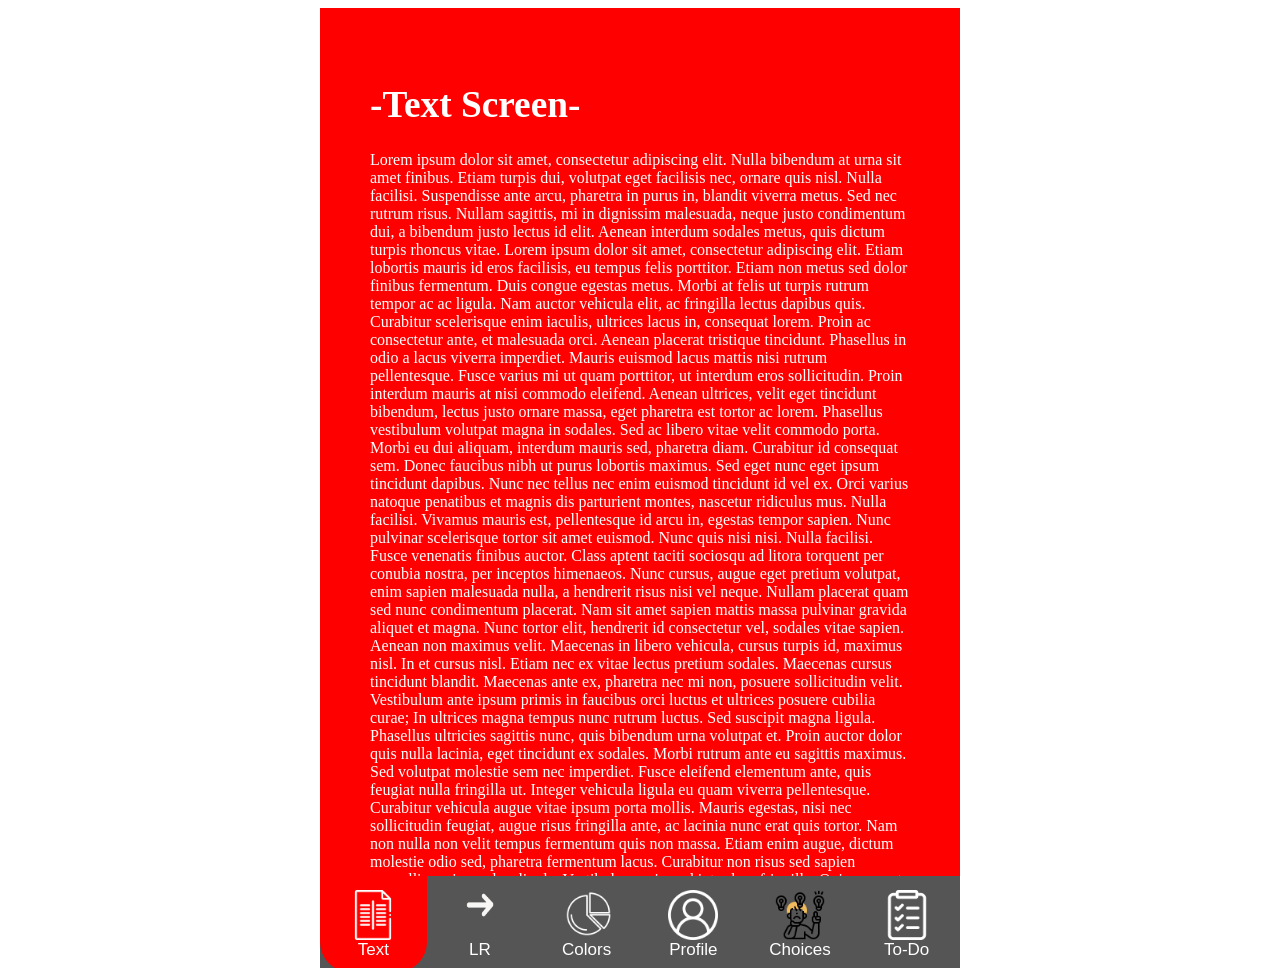
<file: Phase 1.2/Example.html>
<html lang="en"><head>
  <meta http-equiv="Content-Type" content="text/html; charset=windows-1252">
<title>Example</title>
<link rel="icon" href="choices.png">
<script src="chart.js"></script>
<script src="chartjs-plugin-datalabels.js"></script>
<style>

.device { /* device specifications from professor golub */
  margin:auto; 
  max-width: 640px;
  max-height: 960px;
  width: 640px;
  height: 960px;
  overflow: hidden;
  background-color: #555;
  position: relative;
}

h1 {
  font-size: 28pt;
}

/* Style the tab buttons */
.tablink {
  background-color: #555;
  color: white;
  float: left;
  border: none;
  outline: none;
  cursor: pointer;
  padding: 14px 16px;
  font-size: 17px;
  width: calc(100% / 6); /* kind of old solution for even split between 6 div*/
  height: 10%;
  border-bottom-left-radius: 30px;
  border-bottom-right-radius: 30px;
}

/* Change background color of buttons on hover */
.tablink:hover {
  background-color: #777;
}

/* Set default styles for tab content */
.tabcontent {
  color: white;
  height: 80%;
  display: none;
  padding: 50px;
  text-align: center;
  overflow-y: auto;
}

.center {
  text-align: center;
}

#popup {
  color:black;
  background-color: red;
  display: none;
  align-items: center;
  padding: 20px;
}

.closeButton {
  float: right;
  cursor: pointer;
}
.tab3yellow {
  background-color: black;
  color: yellow; 
  padding: 0;
  margin: 0;
}

.tab3black {
  background-color: yellow;
  color: black; 
  padding: 0;
  margin: 0;
}

/* Style each tab content individually */
#tab1 {background-color:red; text-align:left; }
#tab2 { background-color:green; position: relative; }
.bottomRight { 
  position: absolute; 
  right: 50px; 
  bottom: 50px; 
  text-align: right; 
}
.tab2_icon {
  width: 30px;
  height: 30px;
}
#tab3 {background-color:blue;}
#tab4 {background-color:orange; text-align:left;}
#tab5 {background-color:purple;}
#tab6 {background-color:teal;}

/* for tab6 */
.taskList {
  margin: 15;
  padding: 0;
  list-style-type: none;
}

.taskList li {
  margin-top: 6px;
  cursor: pointer;
  position: relative;
  padding: 12px 8px 12px 40px;
  background: white;
  font-size: 18px;
  transition: 0.2s;
  color: black;
  border-radius: 15px;

  /* make the list items unselectable */
  -webkit-user-select: none;
  -moz-user-select: none;
  -ms-user-select: none;
  user-select: none;
}

.taskList li:nth-child(odd) {
  background: lightgrey
}

.taskList li:hover {
  background: lightcyan;
  box-shadow: 3px 4px #346354;
}

.taskList li.checked {
  background: #888;
  color: #fff;
  text-decoration: line-through;
}

ul li.checked::before {
  content: '';
  position: absolute;
  border-color: #fff;
  border-style: solid;
  border-width: 0 2px 2px 0;
  top: 10px;
  left: 16px;
  transform: rotate(45deg);
  height: 15px;
  width: 7px;
}

.close {
  position: absolute;
  right: 2;
  top: 2;
  padding: 10px 16px 10px 16px;
  border-radius: 15px;
}

.close:hover {
  background-color: #f44336;
  color: white;
}

.tab6header {
  background-color: darkslategrey;
  padding: 30px 40px;
  color: white;
  text-align: center;
  border-radius: 15px;
}

.tab6header:after {
  content: "";
  display: table;
  clear: both;
}

input {
  margin-left: 0;
  border: none;
  border-radius: 5px;
  width: 10%;
  padding: 10px;
  float: center;
  font-size: 16px;
  
}

input.todoinput {
  width: 80%;
}

.addButton {
  padding: 10px;
  width: 20%;
  background: #d9d9d9;
  color: #555;
  float: center;
  text-align: center;
  font-size: 16px;
  cursor: pointer;
  transition: 0.3s;
  border-radius: 5px;
}

.addButton:hover {
  background-color: greenyellow;
}


#tab5 {
  text-align: left;
}

#output{
  padding: 20px;
  border: 2px solid black;
  background-color: rgb(106, 106, 106);
  min-height: 30px;
  width: 50%;
}

.tab-icon {
  width: 50px;
  height: 50px;
}

</style>


</head>

<body>
<div class="device">

    <div id="tab1" class="tabcontent">
        <h1> -Text Screen- </h1>
        <p id="tab1content">Lorem ipsum dolor sit amet, consectetur adipiscing elit. Nulla bibendum at urna sit amet finibus. Etiam turpis dui, volutpat eget facilisis nec, ornare quis nisl. Nulla facilisi. Suspendisse ante arcu, pharetra in purus in, blandit viverra metus. Sed nec rutrum risus. Nullam sagittis, mi in dignissim malesuada, neque justo condimentum dui, a bibendum justo lectus id elit. Aenean interdum sodales metus, quis dictum turpis rhoncus vitae. Lorem ipsum dolor sit amet, consectetur adipiscing elit. Etiam lobortis mauris id eros facilisis, eu tempus felis porttitor. Etiam non metus sed dolor finibus fermentum. Duis congue egestas metus. Morbi at felis ut turpis rutrum tempor ac ac ligula. Nam auctor vehicula elit, ac fringilla lectus dapibus quis. Curabitur scelerisque enim iaculis, ultrices lacus in, consequat lorem. Proin ac consectetur ante, et malesuada orci.

Aenean placerat tristique tincidunt. Phasellus in odio a lacus viverra imperdiet. Mauris euismod lacus mattis nisi rutrum pellentesque. Fusce varius mi ut quam porttitor, ut interdum eros sollicitudin. Proin interdum mauris at nisi commodo eleifend. Aenean ultrices, velit eget tincidunt bibendum, lectus justo ornare massa, eget pharetra est tortor ac lorem. Phasellus vestibulum volutpat magna in sodales.

Sed ac libero vitae velit commodo porta. Morbi eu dui aliquam, interdum mauris sed, pharetra diam. Curabitur id consequat sem. Donec faucibus nibh ut purus lobortis maximus. Sed eget nunc eget ipsum tincidunt dapibus. Nunc nec tellus nec enim euismod tincidunt id vel ex. Orci varius natoque penatibus et magnis dis parturient montes, nascetur ridiculus mus.

Nulla facilisi. Vivamus mauris est, pellentesque id arcu in, egestas tempor sapien. Nunc pulvinar scelerisque tortor sit amet euismod. Nunc quis nisi nisi. Nulla facilisi. Fusce venenatis finibus auctor. Class aptent taciti sociosqu ad litora torquent per conubia nostra, per inceptos himenaeos. Nunc cursus, augue eget pretium volutpat, enim sapien malesuada nulla, a hendrerit risus nisi vel neque. Nullam placerat quam sed nunc condimentum placerat. Nam sit amet sapien mattis massa pulvinar gravida aliquet et magna. Nunc tortor elit, hendrerit id consectetur vel, sodales vitae sapien.

Aenean non maximus velit. Maecenas in libero vehicula, cursus turpis id, maximus nisl. In et cursus nisl. Etiam nec ex vitae lectus pretium sodales. Maecenas cursus tincidunt blandit. Maecenas ante ex, pharetra nec mi non, posuere sollicitudin velit. Vestibulum ante ipsum primis in faucibus orci luctus et ultrices posuere cubilia curae; In ultrices magna tempus nunc rutrum luctus. Sed suscipit magna ligula. Phasellus ultricies sagittis nunc, quis bibendum urna volutpat et. Proin auctor dolor quis nulla lacinia, eget tincidunt ex sodales. Morbi rutrum ante eu sagittis maximus. Sed volutpat molestie sem nec imperdiet. Fusce eleifend elementum ante, quis feugiat nulla fringilla ut. Integer vehicula ligula eu quam viverra pellentesque. Curabitur vehicula augue vitae ipsum porta mollis.

Mauris egestas, nisi nec sollicitudin feugiat, augue risus fringilla ante, ac lacinia nunc erat quis tortor. Nam non nulla non velit tempus fermentum quis non massa. Etiam enim augue, dictum molestie odio sed, pharetra fermentum lacus. Curabitur non risus sed sapien convallis varius sed ac ligula. Vestibulum euismod interdum fringilla. Quisque porta ornare odio sed rutrum. Cras tempor orci vel tempus mattis. Donec posuere ut quam pellentesque faucibus. Interdum et malesuada fames ac ante ipsum primis in faucibus.

Integer quis nisl sed metus feugiat egestas ut et diam. Cras tempor dolor a consequat pharetra. Nullam hendrerit lectus id risus ullamcorper semper. Praesent aliquet sodales massa, et accumsan urna malesuada sit amet. Aliquam gravida suscipit magna. Integer eget iaculis mauris, sed aliquam erat. Mauris volutpat laoreet sem. Aliquam at sem at ante rhoncus bibendum. Nam sagittis tincidunt lacinia.

Nulla quis condimentum ante, a placerat orci. Nam vehicula, ex eu fermentum volutpat, urna lacus blandit quam, eget dapibus mauris mi vel dui. Vestibulum nec risus fringilla libero vestibulum tempor ut vitae quam. Sed cursus ipsum enim, ac finibus nisl egestas quis. Duis porta quam mi, id cursus augue pharetra sit amet. Fusce et neque nulla. Praesent leo elit, egestas eget malesuada a, accumsan sit amet metus. Quisque ut dignissim massa, vel posuere nisi. Vivamus ullamcorper malesuada odio, et aliquet libero tincidunt vitae. Praesent vel aliquam tellus. Nullam accumsan arcu consequat sem scelerisque dictum. Donec feugiat quis quam at aliquam. Sed congue consectetur tortor at molestie. Nullam dignissim pretium metus quis accumsan. Aliquam erat volutpat.

Donec eros neque, tincidunt non lacus et, sollicitudin condimentum augue. Aenean luctus risus orci, id semper est lobortis vel. Donec faucibus tellus vitae ante aliquet, in iaculis nisi fermentum. Quisque augue mi, tincidunt id purus ut, euismod finibus quam. Nulla imperdiet tincidunt ligula, vitae faucibus arcu dictum sed. Nulla gravida tempus massa, vel laoreet nulla vehicula non. Mauris cursus faucibus dictum.

Nullam tincidunt porttitor dictum. Donec ullamcorper malesuada lacinia. Nam dictum vel mi at venenatis. Sed gravida sapien eu enim ultrices malesuada. Duis et sagittis leo. Proin augue nulla, tristique non condimentum eu, viverra in lacus. Nullam faucibus euismod eros, vel rhoncus mi euismod eu. Sed at tempus enim. Donec magna justo, pellentesque ullamcorper libero et, eleifend elementum nisi. Suspendisse non pulvinar arcu, at tincidunt arcu. Duis ex orci, lobortis sed feugiat at, varius at augue. Nulla hendrerit finibus eros, non scelerisque ante laoreet sed. Fusce consectetur odio sed enim fringilla, ut posuere lectus interdum.</p>
    </div>
        
    <div id="tab2" class="tabcontent">
        <h1> -Text in Lower Right- </h1>
        <div class="bottomRight">
          <p id="tab2content">Down here!</p>
        </div>
    </div>

    <div id="tab3" class="tabcontent">
      <h1>Colors</h1>
      <div>
        <p class="tab3yellow">This is the first one</p>
        <p class="tab3black">This is the second one</p>
      </div>
        <canvas id="myPieChart" width="1500" height="1500" style="display: block; box-sizing: border-box; height: 600px; width: 600px;"></canvas>
    </div>

    <div id="tab4" class="tabcontent">
        <h1>-User Profile-</h1>
        <div class = "center">
          <img id = "profileImage"src = "images/SmileyFace.png" alt="Smiley Face" style="width:150px;height:150px;">
          <h2>Smiley J. Smiley</h2>
        </div>
        <div id = "popup" class = "hidden">
          <span id = "closePopup" class = "closeButton">X</span>
          <h2><b>Warning!</b> Do not click on the profile image.</h2>
        </div>
    </div>

    <div id="tab5" class="tabcontent">
      <h1>-Choices Screen-</h1>
      <h2>Camera Type #1</h2>
      <input type="radio" id= "dSLR" name="cam_types" value="dSLR">
      <label for="dSLR">dSLR</label><br>

      <input type="radio" id= "mirrorLess" name="cam_types" value="mirrorLess">
      <label for="mirrorLess">mirrorLess</label><br>

      <br>
      <h2>Camera Type #2</h2>
      <select id="dropdown2">
          <option value="dSLR">dSLR</option>
          <option value="mirrorLess">mirrorLess</option>
      </select>
      <br>

      <button onclick="camChoices()">Submit</button>

      <p id="output"></p>

    </div>


    <div id="tab6" class="tabcontent">

      <div id="tab6header" class="tab6header">
        <h2> To-Do List </h2>
        <input type="text" id="toDoInput" class="todoinput" placeholder="Task..."/>
        <span onclick="newElement()" class="addButton"> Add </span>
      </div>

      <ul id="taskList" class="taskList">
        <li> Go to work </li>
        <li class="checked"> Walk the dog </li>
        <li> Complete homework </li>
        <li> Make dinner </li>
      </ul>

    </div>

    <button class="tablink" onclick="openCity('tab1', this, 'red')" id="defaultOpen">
      <img src="column.png" alt="icon" class="tab-icon"><br>Text</button>
    <button class="tablink" onclick="openCity('tab2', this, 'green')"><img src="tab2_icon.png" class="tab2_icon"><br><br>LR</button>
    <button class="tablink" onclick="openCity('tab3', this, 'blue')">
      <img src="pie-chart.png" alt="icon" class="tab-icon"><br>Colors</button>
    <button class="tablink" onclick="openCity('tab4', this, 'orange')">
      <img src="user.png" alt="icon" class="tab-icon"><br>Profile</button>
    <button class="tablink" onclick="openCity('tab5', this, 'purple')">
      <img src="choices.png" alt="icon" class="tab-icon">Choices</button>
    <button class="tablink" onclick="openCity('tab6', this, 'teal')">
      <img src="to-do-list.png" alt="icon" class="tab-icon"><br>To-Do</button>

</div>

<script>
function openCity(cityName,elmnt,color) {
  var i, tabcontent, tablinks;
  tabcontent = document.getElementsByClassName("tabcontent");
  for (i = 0; i < tabcontent.length; i++) {
    tabcontent[i].style.display = "none";
  }
  tablinks = document.getElementsByClassName("tablink");
  for (i = 0; i < tablinks.length; i++) {
    tablinks[i].style.backgroundColor = "";
  }
  document.getElementById(cityName).style.display = "block";
  elmnt.style.backgroundColor = color;

}
// Get the element with id="defaultOpen" and click on it
document.getElementById("defaultOpen").click();

function camChoices(){
  const selected = document.querySelector('input[name="cam_types"]:checked')

  if (!selected) {
    document.getElementById("output").textContent = "Please select a camera option.";
    return;
  }
  const dropdown = document.getElementById("dropdown2").value;

  document.getElementById("output").textContent ="You selected " + selected.value +" and " + dropdown;
}
// get the text from the other file cause having it here is annoying
// fetch("lorem.txt").then(response => response.text()).then(text => document.getElementById("tab1content").textContent = text);

const profileImage = document.getElementById("profileImage");
const popup = document.getElementById("popup");
const closePopup = document.getElementById("closePopup");

profileImage.addEventListener("click", () => {
  popup.style.display = "block";
});

closePopup.addEventListener("click", () => {
  popup.style.display = "none";
});

//tab6
// appending x button children to the list items
var myNodelist = document.getElementsByTagName("LI");
var i;
for (i = 0; i < myNodelist.length; i++) {
  var span = document.createElement("SPAN");
  var txt = document.createTextNode("\u00D7");
  span.className = "close";
  span.appendChild(txt);
  myNodelist[i].appendChild(span);
}

// helps us hide things that are "deleted"
var close = document.getElementsByClassName("close");
var i;
for (i = 0; i < close.length; i++) {
  close[i].onclick = function() {
    var div = this.parentElement;
    div.remove();
  }
}

// toggle class list for list elements when clicked
var list = document.querySelector('ul');
list.addEventListener('click', function(ev) {
  if (ev.target.tagName === 'LI') {
    ev.target.classList.toggle('checked');
  }
}, false);

function newElement() {
  // create a new element on the page with tag str
  var li = document.createElement("LI"); 
  // get the string from the input element
  var inputValue = document.getElementById("toDoInput").value;
  // create a new text node with the string from input
  var t = document.createTextNode(inputValue);
  // append the text t into the new list element
  li.appendChild(t);

  if (inputValue === '') {
    alert("You must write something!");
  } else {
    document.getElementById("taskList").appendChild(li);
  }
  document.getElementById("toDoInput").value = "";

  // don't forget to add the close button to new elements
  var span = document.createElement("SPAN");
  var txt = document.createTextNode("\u00D7");
  span.className = "close";
  span.appendChild(txt);
  li.appendChild(span);

  for (i = 0; i < close.length; i++) {
    close[i].onclick = function() {
      var div = this.parentElement;
      div.style.display = "none";
    }
  }

}
// tab 3 pie chart code


     const myContext = document.getElementById('myPieChart').getContext('2d');
   
     const myData = {
        labels: ['Vegetables  ', 'Protein  ', 'Carbohydrates  ', 'Fruits    '],
        datasets: [{
           label: 'Dinner',
           data: [25, 50, 30, 15],
           backgroundColor: ['#78bd5e', '#bd5e6e', '#bda45e', '#5ebdbd']
        }]
     };
  
     const chartConfig = {
        type: 'pie',
        data: myData,
        plugins: [ChartDataLabels],
        options: {
           events: [],
           layout: {
              padding: {
                 top: 30
              }
           },
           plugins: { 
              legend: { 
                 labels: { 
                    font: { family: 'Consolas', size: 20 },
                    padding: 5
                 },
                 position: 'bottom', 
                 align: 'start',
              },
 
              datalabels: {
                 color: '#111111',
                 anchor: 'end', 
                 align: 'end', 
                 offset: 5,   
                 font: {
                   weight: 'bold',
                   size: 16
                 },
                 formatter: (value) => { return value; }
              }
           }
        }
     };

     myChart = new Chart(myContext, chartConfig);
   
   


</script>

</body></html>
</file>
<file: Phase 2/navbar.css>
/* navbar css styling */

/* Style the tab buttons */
.tablink {
  background-color: transparent;
  color: black;
  float: left;
  border: none;
  outline: none;
  cursor: pointer;
  padding: 16px 10px;
  font-size: 20px;
  font-weight: 600;
  width: calc((100% / 4));
  height: 80%;
  display: flex;
  flex-direction: column;
  justify-content: center;
  align-items: center;
  border-radius: 30px;
  gap: 2px;
}

.tablink svg {
  width: 36px;
  height: 36px;
  flex-shrink: 0;
}

.tablink.nav-active {
    background-color: var(--button-active);
    color: white;
}

/* the shaped container for the buttons */
.tabcontainer {
    background-color: white;
    float: left;
    display: flex;
    width: 100%;
    height: 100%;
    gap: 1%;
    border-radius: 0;
    padding: 6px 10px;
    box-sizing: border-box;
}

.tablink:hover {
  background-color: rgba(0, 0, 0, 0.05);
}

.tablink.nav-active:hover {
  background-color: #63b374;
}

/* Set default styles for tab content */
.tabcontent {
  display: none;
  overflow-y: auto;
  flex: 1;
}

.navbar {
    display: flex;
    width: 100%;
    justify-content: center;
    background-color: white;
    padding: 14px 0;
    box-sizing: border-box;
    flex-shrink: 0;
}

.device {
  display: flex;
  flex-direction: column;
  min-height: 100vh;
}
</file>
<file: Phase 2/pantry.css>
/* vars for colors and fonts */
html {
  --main-bg-color: #F3FAFF;
  --light-blue: #D5ECF8;
  --white: #FFFFFF;
  --black: #000000;
  --green: #0D631B;
  --red: #BA1A1A;
  --grey: #6b7280;
  --light-grey: #E1E3E4;

  --popup-background: #EDF7E4; 
  --light-green: #F5FCED;
  --form-text: #55634F;

  --font-family-main: "Inter", sans-serif;

  /* TEXT STYLES FROM FIGMA */
  /* DISPLAY */
  --text-display: 700 30px / normal var(--font-family-main);
  /* --text-display-letter-spacing: 0.6px; */

  /* HEADING 2 */
  --text-h2: 700 26px / 28px var(--font-family-main);

  /* HEADING 3 */
  --text-h3: 600 24px / 28px var(--font-family-main);

  /* HEADING 4 (CAPS) */
  --text-h4: 500 20px / 20px var(--font-family-main);
  --text-h4-transform: uppercase;

  /* PARAGRAPH */ 
  --text-paragraph: 500 20px / 20px var(--font-family-main);
}

body {
  margin: 0;
  font-family: var(--font-family-main);
  background-color: white;
  color: var(--black);
}

.invcontainer {
    height: 100%;
    width: 100%;
    box-sizing: border-box;
    padding: 24px 24px 0 24px;
    background-color: var(--main-bg-color);
    position: relative;
    overflow: hidden;
}

/* brand + headings */

/* KitchenKompanion Title */
.brandtitle {
    font: var(--text-display)
}
.brandgreen {
    color: var(--green);
}

.topheader {
    display: flex;
    justify-content: space-between;
    width: 572px;
    align-items: center;
    gap: 12px;
}

/* Inventory Header */
.topheader h2 {
    font: var(--text-h2)
}

/* Expiring Soon Button */
.expiringsoon {
    border: none;
    background: transparent;
    cursor: pointer;
    font: var(--text-h4);
    color: var(--green);
    display: inline-flex;
    align-items: center;
}

.expiringsoon-icon svg {
  width: 22px;
  height: 22px;
  display: block;
  transition: transform 0.2s ease;
  transform-origin: center;
  margin-right: 3px;
}

.expiringsoon-icon svg.flipped {
  transform: scaleY(-1);
}

/* search */

.search {
    width: 100%;
    height: auto;
    display: flex;
    align-items: center;
    position: relative;
    margin-bottom: 22px;
}

.search svg {
  width: 20px;
  height: 20px;
  flex-shrink: 0;
  fill: #999;
  position: absolute;
  left: 16px;
  top: 50%;
  transform: translateY(-50%);
  pointer-events: none;
}

.search input {
    width: 100%;
    height: 54px;
    box-sizing: border-box;
    border: 1.5px solid #e0e0e0;
    outline: none;
    border-radius: 14px;
    background: var(--white);
    padding: 0 20px 0 46px;
    font-size: 18px;
    font-family: var(--font-family-main);
    color: var(--black);
    transition: border-color 0.2s;
}

.search input:focus {
    border-color: var(--green);
}

.search input:-webkit-autofill,
.search input:-webkit-autofill:focus {
    -webkit-box-shadow: 0 0 0 1000px var(--white) inset;
    -webkit-text-fill-color: inherit;
}

/* location tabs */

.sort {
    display: flex;
    align-items: center;
    gap: 0;
    margin: 0 0 20px 0;
    padding: 8px;
    background: #cfe3f1;
    border-radius: 22px;
    width: 100%;
    box-sizing: border-box;
}

.locationtab {
    flex: 1;
    border: none;
    background: transparent;
    border-radius: 18px;
    padding: 14px 8px;
    font-size: 17px;
    font-weight: 600;
    cursor: pointer;
    color: #111111;
}

.active-tab {
    background: #ffffff;
}

/* list area */

.listarea {
    margin-top: 0;
    padding-bottom: 140px;
    height: calc(100% - 220px);
    overflow-y: auto;
    overflow-x: hidden;
}

.pantrylist {
    display: flex;
    flex-direction: column;
    gap: 16px;
    width: 100%;
    box-sizing: border-box;
}

/* inventory cards */

.inventory-card {
    display: flex;
    align-items: center;
    justify-content: space-between;
    background: var(--white);
    border-radius: 20px;
    padding: 16px 18px;
    min-height: 96px;
    box-sizing: border-box;
    width: 100%;
    cursor: pointer;
    box-shadow: 0 1px 4px rgba(0, 0, 0, 0.06);
    transition: box-shadow 0.2s ease;
}

.inventory-card:hover {
    box-shadow: 0 10px 28px rgba(0, 0, 0, 0.12);
}

@media (prefers-reduced-motion: reduce) {
    .inventory-card {
        transition: none;
    }
}

.inventory-card-left {
    display: flex;
    align-items: center;
    gap: 16px;
    min-width: 0;
    flex: 1;
}

.inventory-card-image {
    width: 80px;
    height: 80px;
    border-radius: 12px;
    flex-shrink: 0;
    object-fit: cover;
}

/* info card */
.inventory-card-info {
    display: flex;
    flex-direction: column;
    gap: 6px;
    min-width: 0;
}

.inventory-card-name {
    font: var(--text-h4);
}

/* members */
.inventory-card-members {
    display: flex;
    align-items: center;
    gap: 4px;
}
.inventory-card-members-icon {  
    width: 20px;
    height: 20px;
    display: flex;
    align-items: center;
}
.inventory-card-members-icon svg {
    width: 20px;
    height: 20px;
}
.inventory-card-members-text {
    font-size: 18px;
    font-weight: 500;
    color: var(--grey);
}

.inventory-card-right {
    display: flex;
    flex-direction: column;
    align-items: flex-end;
    justify-content: center;
    gap: 6px;
    flex-shrink: 0;
    text-align: right;
    min-width: 110px;
}

/* quantity */
.inventory-card-qty {
    font-size: 18px;
    font-weight: 600;
    text-transform: uppercase;
    color: var(--black);
}

.inventory-card-location {
    font-size: 18px;
    color: var(--black);
    background: var(--light-grey);
    padding: 3px 10px;
    border-radius: 10px;
    display: inline-block;
    width: fit-content;
    margin-top: 2px;
}

/* item expiration info */ 
.inventory-card-exp {
    font-size: 18px;
    font-weight: 500;
    line-height: 1.2;
    white-space: nowrap;
    color: var(--grey);
}
.inventory-card-exp.urgent {
    color: var(--red);
}
.inventory-card-exp.expired {
    color: var(--red);
}
.inventory-card-exp.safe {
    color: var(--green);
}

/* trash icon */ 
.inventory-card-trash {
    border: none;
    background: transparent;
    cursor: pointer;
    margin-left: 14px;
    width: 29px;
    height: 29px;
}

/* floating buttons */

.itemadd {
    display: block;
}

.floatingadd {
    position: absolute;
    right: 24px;
    bottom: 20px;
    width: 78px;
    height: 78px;
    border: 3px solid var(--green);
    border-radius: 22px;
    background: var(--green);
    color: var(--white);
    font-size: 44px;
    line-height: 1;
    cursor: pointer;
    box-shadow: 0 8px 18px rgba(0, 0, 0, 0.12);
    transition: background 0.2s, color 0.2s;
}

.floatingadd:hover {
    background: var(--white);
    color: var(--green);
}

.floatingtrash {
    display: none;
}

.itemdeletecancel {
    display: none;
}

/* popup forms */

.form-popup {
    display: none;
    position: fixed;
    top: 50%;
    left: 50%;
    transform: translate(-50%, -55%);
    background-color: var(--popup-background);
    padding: 20px;
    z-index: 1000;
    width: 500px;
    max-height: 700px;
    box-sizing: border-box;
    border-radius: 30px;  
}

.formwarning {
    color: var(--red);
    font-size: 16px;
    margin: 0;
    display: none;
}

.form-popup h2 {
    font-size: 20pt;
}

.form-popup label {
    font-size: 16pt;
}

.form-container input,
.form-container select {
    width: 100%;
    padding: 8px;
    margin: 10px 0;
    box-sizing: border-box;
}

/* ---- edit form ---- */

.edit-popup {
    background-color: var(--light-green);
    padding: 32px;
    width: 560px;
    max-height: 90vh;
    border-radius: 24px;
    box-shadow: 0 12px 40px rgba(0,0,0,0.18);
    overflow-y: auto;
}

.edit-header {
    display: flex;
    justify-content: space-between;
    align-items: center;
    margin-bottom: 22px;
}

.edit-header h2 {
    font: var(--text-h2);
    color: var(--black);
    font-size: 30px;
    font-style: normal;
}

.edit-close-btn {
    width: 36px;
    height: 36px;
    border-radius: 50%;
    border: none;
    background: var(--light-grey);
    font-size: 22px;
    line-height: 1;
    cursor: pointer;
    display: flex;
    align-items: center;
    justify-content: center;
    color: var(--black);
    flex-shrink: 0;
}

.edit-label-main {
    display: block;
    font-family: var(--font-family-main);
    font-size: 28px;
    font-weight: 700;
    line-height: 28px;
    color: var(--black);
    margin-bottom: 12px;
}

.edit-required {
    color: var(--red);
}

.edit-name-input {
    width: 100%;
    border: none;
    outline: none;
    font-size: 20px;
    padding: 10px 0;
    background: transparent;
    box-sizing: border-box;
    font-family: var(--font-family-main);
    color: var(--black);
}

.edit-name-input::placeholder {
    color: rgba(0, 0, 0, 0.5);
}

.edit-divider {
    height: 1px;
    background: var(--light-grey);
    margin: 12px 0 32px;
}

.edit-row-3 {
    display: flex;
    gap: 14px;
    margin-bottom: 34px;
}

.edit-col {
    flex: 1;
    min-width: 0;
}

/* Section labels — same voice as Item name (no all-caps) */
.edit-label-upper {
    display: block;
    font-family: var(--font-family-main);
    font-size: 22px;
    font-weight: 700;
    line-height: 1.25;
    letter-spacing: 0;
    text-transform: none;
    color: var(--black);
    margin-bottom: 14px;
}

.edit-sm-input,
.edit-sm-select {
    width: 100%;
    padding: 12px 12px;
    border: none;
    border-radius: 14px;
    background: #eef0f1;
    font-size: 16px;
    box-sizing: border-box;
    outline: none;
    font-family: var(--font-family-main);
    color: var(--black);
    -webkit-appearance: none;
    appearance: none;
}

.edit-sm-input::placeholder {
    color: rgba(0, 0, 0, 0.5);
}

.edit-sm-select {
    background: #eef0f1 url("data:image/svg+xml,%3Csvg xmlns='http://www.w3.org/2000/svg' width='12' height='8' viewBox='0 0 12 8'%3E%3Cpath d='M1 1l5 5 5-5' stroke='%23333' stroke-width='2' fill='none'/%3E%3C/svg%3E") no-repeat right 12px center;
    padding-right: 32px;
    cursor: pointer;
}

.edit-pills {
    display: flex;
    gap: 10px;
    margin-bottom: 34px;
}

.edit-pill {
    padding: 12px 24px;
    border-radius: 22px;
    border: none;
    font-size: 16px;
    font-weight: 500;
    cursor: pointer;
    background: #eef0f1;
    color: var(--black);
    font-family: var(--font-family-main);
}

.edit-pill.active-pill {
    background: var(--green);
    color: var(--white);
}

.edit-members {
    display: flex;
    gap: 18px;
    margin-bottom: 38px;
}

.edit-member {
    display: flex;
    flex-direction: column;
    align-items: center;
    gap: 6px;
    cursor: pointer;
}

.edit-member-circle {
    width: 54px;
    height: 54px;
    border-radius: 50%;
    background: #eef0f1;
    display: flex;
    align-items: center;
    justify-content: center;
    border: 3px solid transparent;
    box-sizing: border-box;
}

.edit-member.selected .edit-member-circle {
    border-color: var(--black);
}

.edit-member-name {
    font-size: 14px;
    font-weight: 500;
    color: var(--black);
}

.edit-submit-btn {
    width: 100%;
    padding: 16px;
    margin-top: 14px;
    border: 2px solid var(--green);
    border-radius: 18px;
    background: var(--green);
    color: var(--white);
    font-size: 18px;
    font-weight: 600;
    cursor: pointer;
    font-family: var(--font-family-main);
    display: flex;
    align-items: center;
    justify-content: center;
    gap: 8px;
    transition: background 0.2s, color 0.2s;
}

.edit-submit-btn:hover {
    background: var(--white);
    color: var(--green);
}
</file>
<file: Phase 2/list.css>
/* grocery list cards */

.grocery-card {
    display: flex;
    align-items: center;
    justify-content: space-between;
    background: var(--white);
    border-radius: 20px;
    padding: 14px 18px;
    min-height: 90px;
    box-sizing: border-box;
    width: 100%;
    cursor: pointer;
    box-shadow: 0 1px 4px rgba(0, 0, 0, 0.06);
    transition: box-shadow 0.2s ease;
}

.grocery-card:hover {
    box-shadow: 0 10px 28px rgba(0, 0, 0, 0.12);
}

@media (prefers-reduced-motion: reduce) {
    .grocery-card {
        transition: none;
    }
}

.grocery-card-left {
    display: flex;
    align-items: center;
    gap: 4px;
    min-width: 0;
    flex: 1;
}

.grocery-checkbox {
    width: 22px;
    height: 22px;
    flex-shrink: 0;
    accent-color: var(--green);
    cursor: pointer;
}

.grocery-card-image {
    width: 80px;
    height: 80px;
    border-radius: 12px;
    flex-shrink: 0;
    object-fit: cover;
}

.grocery-card-image-placeholder {
    width: 50px;
    height: 50px;
    border-radius: 10px;
    flex-shrink: 0;
    display: flex;
    align-items: center;
    justify-content: center;
    font-size: 28px;
}

.grocery-card-name-block {
    flex: 1;
    min-width: 0;
    display: flex;
    flex-direction: column;
    gap: 6px;
    justify-content: center;
}

.grocery-card-name {
    font: var(--text-h4);
}

.grocery-card-requested {
    font-size: 18px;
    font-weight: 400;
    color: var(--green);
    line-height: 1.2;
}

.grocery-card-right {
    display: flex;
    flex-direction: column;
    align-items: flex-end;
    justify-content: center;
    gap: 6px;
    flex-shrink: 0;
    text-align: right;
    min-width: 110px;
}

.grocery-card-qty {
    font-size: 18px;
    font-weight: 600;
    text-transform: uppercase;
    color: var(--black);
    white-space: nowrap;
}

.grocery-card-trash {
    border: none;
    background: transparent;
    cursor: pointer;
    margin-left: 14px;
    width: 29px;
    height: 29px;
    flex-shrink: 0;
    padding: 0;
}

.grocery-card.checked {
    opacity: 0.5;
}

.grocery-card.checked .grocery-card-name {
    text-decoration: line-through;
}

/* add item to inventory button */

.empty-list-message {
    text-align: center;
    font-size: 20px;
    font-weight: 700;
    color: var(--black);
    padding: 80px 0;
    font-family: var(--font-family-main);
}

.grocery-to-inv-btn {
    border: 2px solid var(--black);
    background: transparent;
    border-radius: 22px;
    padding: 10px 18px;
    font-size: 15px;
    font-weight: 600;
    cursor: pointer;
    font-family: var(--font-family-main);
    white-space: nowrap;
    color: var(--black);
    transition: background 0.2s, color 0.2s;
}

.grocery-to-inv-btn:hover {
    background: var(--black);
    color: var(--white);
}
</file>
<file: Phase 2/recipe.css>
/* ---- recipes ---- */

.recipe-heading {
    font: var(--text-h2);
    color: var(--black);
}

.recipe-card {
    display: flex;
    align-items: center;
    background: var(--white);
    border-radius: 20px;
    padding: 14px 18px;
    min-height: 72px;
    box-sizing: border-box;
    width: 100%;
    gap: 14px;
    cursor: pointer;
    box-shadow: 0 1px 4px rgba(0, 0, 0, 0.06);
    transition: box-shadow 0.2s ease;
}

.recipe-card:hover {
    box-shadow: 0 10px 28px rgba(0, 0, 0, 0.12);
}

@media (prefers-reduced-motion: reduce) {
    .recipe-card {
        transition: none;
    }
}

.recipe-card-image {
    width: 50px;
    height: 50px;
    border-radius: 10px;
    flex-shrink: 0;
    object-fit: cover;
}

.recipe-card-image-placeholder {
    width: 50px;
    height: 50px;
    border-radius: 10px;
    flex-shrink: 0;
    background: #eef0f1;
    display: flex;
    align-items: center;
    justify-content: center;
    font-size: 24px;
}

.recipe-card-info {
    flex: 1;
    min-width: 0;
    display: flex;
    flex-direction: column;
    gap: 4px;
}

.recipe-card-name {
    font: var(--text-h4);
}

.recipe-card-time {
    font-size: 18px;
    font-weight: 500;
    color: var(--grey);
    font-family: var(--font-family-main);
}

.recipe-card-match {
    font-size: 16px;
    font-weight: 500;
    color: var(--grey);
    font-family: var(--font-family-main);
    line-height: 1.25;
}

.recipe-card-match-count {
    color: var(--grey);
}

.recipe-card-match-all {
    color: var(--green);
    font-weight: 600;
}

.recipe-card-trash {
    border: none;
    background: transparent;
    cursor: pointer;
    width: 26px;
    height: 26px;
    flex-shrink: 0;
    padding: 0;
}

/* recipe add form */

.recipe-cover-upload {
    width: 100%;
    height: 120px;
    border-radius: 16px;
    background: #d6ddd0 url("data:image/svg+xml,%3Csvg xmlns='http://www.w3.org/2000/svg' width='100' height='70' viewBox='0 0 100 70' fill='none'%3E%3Crect width='100' height='70' rx='8' fill='%23b8c4ae'/%3E%3C/svg%3E") no-repeat center;
    background-size: cover;
    display: flex;
    flex-direction: column;
    align-items: center;
    justify-content: center;
    gap: 6px;
    cursor: pointer;
    margin-bottom: 22px;
    overflow: hidden;
    position: relative;
}

.recipe-cover-upload span {
    font-size: 14px;
    font-weight: 600;
    color: var(--black);
}

.recipe-cover-upload img {
    width: 100%;
    height: 100%;
    object-fit: cover;
    position: absolute;
    top: 0;
    left: 0;
}

.recipe-prep-input {
    width: 140px !important;
    margin-bottom: 28px;
}

.recipe-ingredients-header {
    display: flex;
    align-items: center;
    gap: 10px;
    margin-bottom: 14px;
}

.recipe-ingredients-label {
    margin-bottom: 0;
}

.recipe-add-ingredient-btn {
    width: 28px;
    height: 28px;
    border-radius: 50%;
    border: none;
    background: transparent;
    font-size: 22px;
    font-weight: 700;
    cursor: pointer;
    color: var(--black);
    display: flex;
    align-items: center;
    justify-content: center;
    padding: 0;
}

.recipe-ingredients-list {
    display: flex;
    flex-direction: column;
    gap: 12px;
    margin-bottom: 28px;
}

.recipe-ingredient-row {
    display: flex;
    align-items: center;
    gap: 10px;
}

.recipe-ingredient-row input {
    flex: 1;
    padding: 10px 12px;
    border: none;
    border-radius: 14px;
    background: #eef0f1;
    font-size: 16px;
    font-family: var(--font-family-main);
    color: var(--black);
    outline: none;
    box-sizing: border-box;
}

.recipe-ingredient-row input::placeholder {
    color: rgba(0, 0, 0, 0.5);
}

.recipe-ingredient-trash {
    border: none;
    background: transparent;
    cursor: pointer;
    width: 24px;
    height: 24px;
    padding: 0;
    flex-shrink: 0;
}

.recipe-instructions-input {
    width: 100%;
    padding: 14px;
    border: none;
    border-radius: 14px;
    background: #eef0f1;
    font-size: 16px;
    font-family: var(--font-family-main);
    color: var(--black);
    outline: none;
    resize: vertical;
    box-sizing: border-box;
    margin-bottom: 28px;
    min-height: 100px;
}

.recipe-instructions-input::placeholder {
    color: rgba(0, 0, 0, 0.5);
}
</file>
<file: Phase 2/members.css>
.members-household {
    padding: 20px 22px;
    margin-top: 8px;
    margin-bottom: 22px;
}

.members-household-top {
    display: flex;
    align-items: flex-start;
    justify-content: space-between;
}

.members-household-title {
    margin: 0;
    font: var(--text-h2);
    color: #000000;
}

.members-household-type {
    margin: 8px 0 0 0;
    font: var(--text-paragraph);
    color: #000000;
}

.members-edit-btn {
    border: none;
    background: var(--green);
    color: var(--white);
    font: 600 18px / 1.2 var(--font-family-main);
    padding: 10px 30px;
    border-radius: 999px;
    cursor: pointer;
    box-shadow: 0 4px 12px rgba(13, 99, 27, 0.28);
}


.members-section-title {
    margin: 0 0 12px 0;
    font: var(--text-h2);
    color: #000000;
    letter-spacing: -0.02em;
    padding-bottom: 1em;
}

.members-table-head {
    display: grid;
    grid-template-columns: 48px 1fr 1fr auto;
    gap: 14px;
    align-items: center;
    padding: 0 16px 10px 16px;
    font: 600 16px / 1 var(--font-family-main);
    color: #000000;
    text-transform: uppercase;
    letter-spacing: 0.04em;
    box-sizing: border-box;
}

.members-table-head .members-head-name {
    text-align: left;
}

.members-table-head .members-head-role {
    text-align: left;
    min-width: 0;
}

.members-table-head .members-actions-head {
    text-align: right;
    min-width: 0;
}

.members-list {
    display: flex;
    flex-direction: column;
    gap: 12px;
}

.member-card {
    display: grid;
    grid-template-columns: 48px 1fr 1fr auto;
    gap: 14px;
    align-items: center;
    background: var(--white);
    border-radius: 18px;
    padding: 14px 16px;
    box-sizing: border-box;
}

.member-avatar {
    width: 48px;
    height: 48px;
    border-radius: 50%;
    background:  green;
    color: #ffffff;
    font: 700 18px / 48px var(--font-family-main);
    text-align: center;
    flex-shrink: 0;
}

.member-name {
    font: var(--text-h3);
    font-size: 22px;
    color: var(--black);
    min-width: 0;
}

.member-role {
    font: var(--text-paragraph);
    font-size: 18px;
    color: var(--grey);
    text-align: left;
    min-width: 0;
}

.member-request-btn {
    border: 2px solid var(--green);
    background: rgba(13, 99, 27, 0.06);
    color: var(--green);
    font: 600 15px / 1.2 var(--font-family-main);
    padding: 10px 14px;
    border-radius: 12px;
    gap: 6px;
    transition: background 0.15s ease, color 0.15s ease;
}

.member-request-btn:hover {
    background: var(--green);
    color: var(--white);
}

.member-request-btn svg {
    width: 18px;
    height: 18px;
    flex-shrink: 0;
}

#memberfoodrequestform .member-request-context {
    font: var(--text-paragraph);
    font-size: 18px;
    color: var(--black);
    margin: -8px 0 16px 0;
}

#memberfoodrequestform .member-request-context strong {
    color: var(--black);
}

#memberrequestwarning {
    margin-bottom: 8px;
}

#memberfoodrequestform .edit-sm-input {
    width: 100%;
    box-sizing: border-box;
    margin-bottom: 0;
    padding: 14px 18px;
    border-radius: 9999px;
    border: none;
    background: #eef0f1;
    font-size: 18px;
    outline: none;
}

#memberfoodrequestform .edit-submit-btn {
    margin-top: 22px;
}

#householdeditform .edit-label-upper {
    color: var(--black);
}

#householdeditform .household-edit-section-label {
    margin-top: 6px;
    margin-bottom: 12px;
}

#householdeditform #householdeditname {
    background: #eef0f1;
    border-radius: 14px;
    padding: 14px 16px;
    font-size: 20px;
    color: var(--black);
    margin-top: 0;
    margin-bottom: 4px;
}

#householdeditform #householdeditname::placeholder {
    color: var(--black);
    opacity: 0.45;
}

#householdeditform .edit-divider {
    margin-top: 12px;
    margin-bottom: 32px;
}

#householdeditform .household-edit-type-select {
    margin-bottom: 28px;
    width: 100%;
    font-size: 20px;
    color: var(--black);
}

.household-edit-members-block {
    margin-bottom: 26px;
}

.household-edit-members-head {
    display: grid;
    grid-template-columns: 1fr minmax(140px, 180px) 44px;
    gap: 14px;
    align-items: center;
    padding: 0 0 16px 0;
    font-size: 22px;
    font-weight: 700;
    line-height: 1.25;
    font-family: var(--font-family-main);
    color: var(--black);
    text-transform: none;
    letter-spacing: 0;
}

.household-edit-members-head .household-edit-head-name {
    padding-left: 18px;
    text-align: left;
}

.household-edit-members-head .household-edit-head-role {
    padding-left: 16px;
    text-align: left;
    box-sizing: border-box;
}

.household-edit-member-rows {
    display: flex;
    flex-direction: column;
    gap: 18px;
}

.household-edit-member-row {
    display: grid;
    grid-template-columns: 1fr minmax(140px, 180px) 44px;
    gap: 14px;
    align-items: center;
    justify-items: stretch;
}

#householdeditform .household-edit-name-input {
    width: 100%;
    box-sizing: border-box;
    padding: 14px 18px;
    border: none;
    border-radius: 9999px;
    background: #eef0f1;
    color: var(--black);
    font-size: 20px;
    font-family: var(--font-family-main);
    outline: none;
}

#householdeditform .household-edit-name-input::placeholder {
    color: var(--black);
    opacity: 0.45;
}

#householdeditform .household-edit-role-select {
    width: 100%;
    margin: 0;
    padding: 14px 36px 14px 16px;
    border-radius: 14px;
    font-size: 20px;
    color: var(--black);
    background: #eef0f1 url("data:image/svg+xml,%3Csvg xmlns='http://www.w3.org/2000/svg' width='12' height='8' viewBox='0 0 12 8'%3E%3Cpath d='M1 1l5 5 5-5' stroke='%23333' stroke-width='2' fill='none'/%3E%3C/svg%3E") no-repeat right 14px center;
    cursor: pointer;
}

.household-edit-delete-btn {
    width: 44px;
    height: 44px;
    padding: 0;
    border: none;
    border-radius: 12px;
    background: transparent;
    cursor: pointer;
    display: flex;
    align-items: center;
    justify-content: center;
    flex-shrink: 0;
}

.household-edit-delete-btn:hover:not(:disabled) {
    background: rgba(0, 0, 0, 0.06);
}

.household-edit-delete-btn:disabled {
    opacity: 0.25;
    cursor: not-allowed;
}

.household-edit-delete-btn svg {
    display: block;
}

.household-edit-add-member {
    width: 100%;
    display: flex;
    align-items: center;
    justify-content: center;
    gap: 12px;
    padding: 14px 20px;
    margin-bottom: 18px;
    border: 2px solid var(--green);
    border-radius: 12px;
    background: rgba(13, 99, 27, 0.06);
    color: var(--green);
    font-size: 18px;
    font-weight: 600;
    font-family: var(--font-family-main);
    cursor: pointer;
    box-shadow: none;
    transition: background 0.15s ease, color 0.15s ease;
}

.household-edit-add-member:hover {
    background: var(--green);
    color: var(--white);
}

.household-edit-add-member-icon {
    width: 32px;
    height: 32px;
    border-radius: 50%;
    background: rgba(13, 99, 27, 0.1);
    display: flex;
    align-items: center;
    justify-content: center;
    font-size: 22px;
    font-weight: 700;
    line-height: 1;
    color: var(--green);
    transition: background 0.15s ease, color 0.15s ease;
}

.household-edit-add-member:hover .household-edit-add-member-icon {
    background: rgba(255, 255, 255, 0.22);
    color: var(--white);
}

#householdeditform .household-edit-save-btn {
    margin-top: 0;
}
</file>
<file: phase_2_submission/navbar.css>
/* navbar css styling */

/* Style the tab buttons */
.tablink {
  background-color: transparent;
  color: black;
  float: left;
  border: none;
  outline: none;
  cursor: pointer;
  padding: 16px 10px;
  font-size: 24px;
  font-weight: 600;
  width: calc((100% / 4));
  height: 80%;
  display: flex;
  flex-direction: column;
  justify-content: center;
  align-items: center;
  border-radius: 30px;
  gap: 2px;
}

.tablink svg {
  width: 36px;
  height: 36px;
  flex-shrink: 0;
}

.tablink.nav-active {
    background-color: var(--button-active);
    color: white;
}

/* the shaped container for the buttons */
.tabcontainer {
    background-color: white;
    float: left;
    display: flex;
    width: 100%;
    height: 100%;
    gap: 1%;
    border-radius: 0;
    padding: 6px 10px;
    box-sizing: border-box;
}

.tablink:hover {
  background-color: rgba(0, 0, 0, 0.05);
}

.tablink.nav-active:hover {
  background-color: #63b374;
}

/* Set default styles for tab content */
.tabcontent {
  display: none;
  /* Prevent double-scroll; lists handle their own scrolling */
  overflow: hidden;
  flex: 1;
}

.navbar {
    display: flex;
    width: 100%;
    justify-content: center;
    background-color: white;
    padding: 14px 0;
    box-sizing: border-box;
    flex-shrink: 0;
}

.device {
  display: flex;
  flex-direction: column;
}
</file>
<file: phase_2_submission/pantry.css>
/* vars for colors and fonts */
html {
  --main-bg-color: #F3FAFF;
  --light-blue: #D5ECF8;
  --white: #FFFFFF;
  --black: #000000;
  --green: #0D631B;
  --red: #BA1A1A;
  --grey: #6b7280;
  --light-grey: #E1E3E4;

  --popup-background: #EDF7E4; 
  --light-green: #F5FCED;
  --form-text: #55634F;

  --font-family-main: "Inter", sans-serif;

  /* TEXT STYLES FROM FIGMA */
  /* DISPLAY */
  --text-display: 700 35px / normal var(--font-family-main);
  /* --text-display-letter-spacing: 0.6px; */

  /* HEADING 2 */
  --text-h2: 700 31px / 33px var(--font-family-main);

  /* HEADING 3 */
  --text-h3: 600 28px / 33px var(--font-family-main);

  /* HEADING 4 (CAPS) */
  --text-h4: 500 24px / 24px var(--font-family-main);
  --text-h4-transform: uppercase;

  /* PARAGRAPH */ 
  --text-paragraph: 500 24px / 24px var(--font-family-main);
}

body {
  margin: 0;
  font-family: var(--font-family-main);
  background-color: white;
  color: var(--black);
}

.invcontainer {
    height: 100%;
    width: 100%;
    box-sizing: border-box;
    padding: 24px 24px 0 24px;
    background-color: var(--main-bg-color);
    position: relative;
    overflow: hidden;
    display: flex;
    flex-direction: column;
    min-height: 0;
}

/* brand + headings */

/* KitchenKompanion Title */
.brandtitle {
    font: var(--text-display)
}
.brandgreen {
    color: var(--green);
}

.topheader {
    display: flex;
    justify-content: space-between;
    width: 572px;
    align-items: center;
    gap: 12px;
}

/* Inventory Header */
.topheader h2 {
    font: var(--text-h2)
}

/* Expiring Soon Button */
.expiringsoon {
    border: none;
    background: transparent;
    cursor: pointer;
    font: var(--text-h4);
    color: var(--green);
    display: inline-flex;
    align-items: center;
}

.expiringsoon-icon svg {
  width: 22px;
  height: 22px;
  display: block;
  transition: transform 0.2s ease;
  transform-origin: center;
  margin-right: 3px;
}

.expiringsoon-icon svg.flipped {
  transform: scaleY(-1);
}

/* Inventory only — slightly smaller than shared .expiringsoon */
#invsortexp {
    font-size: 19px;
    font-weight: 500;
    line-height: 1.15;
}

#invsortexp .expiringsoon-icon svg {
    width: 18px;
    height: 18px;
    margin-right: 2px;
}

#invsortexp .expiringsoon-icon svg path {
    stroke-width: 2;
}

/* search */

.search {
    width: 100%;
    height: auto;
    display: flex;
    align-items: center;
    position: relative;
    margin-bottom: 22px;
}

.search svg {
  width: 20px;
  height: 20px;
  flex-shrink: 0;
  fill: #999;
  position: absolute;
  left: 16px;
  top: 50%;
  transform: translateY(-50%);
  pointer-events: none;
}

.search input {
    width: 100%;
    height: 54px;
    box-sizing: border-box;
    border: 1.5px solid #e0e0e0;
    outline: none;
    border-radius: 14px;
    background: var(--white);
    padding: 0 20px 0 46px;
    font-size: 21px;
    font-family: var(--font-family-main);
    color: var(--black);
    transition: border-color 0.2s;
}

.search input:focus {
    border-color: var(--green);
}

.search input:-webkit-autofill,
.search input:-webkit-autofill:focus {
    -webkit-box-shadow: 0 0 0 1000px var(--white) inset;
    -webkit-text-fill-color: inherit;
}

/* location tabs */

.sort {
    display: flex;
    align-items: center;
    gap: 0;
    margin: 0 0 20px 0;
    padding: 8px;
    background: #cfe3f1;
    border-radius: 22px;
    width: 100%;
    box-sizing: border-box;
}

.locationtab {
    flex: 1;
    border: none;
    background: transparent;
    border-radius: 18px;
    padding: 14px 8px;
    font-size: 20px;
    font-weight: 600;
    cursor: pointer;
    color: #111111;
}

.active-tab {
    background: #ffffff;
}

/* list area */

.listarea {
    margin-top: 0;
    /* Ensure last item can scroll above bottom navbar */
    padding-bottom: 170px;
    scroll-padding-bottom: 170px;
    flex: 1;
    min-height: 0;
    overflow-y: auto;
    overflow-x: hidden;
}

.pantrylist {
    display: flex;
    flex-direction: column;
    gap: 10px;
    width: 100%;
    box-sizing: border-box;
}

/* inventory cards */

.inventory-card {
    display: flex;
    align-items: center;
    justify-content: space-between;
    background: var(--white);
    border-radius: 14px;
    padding: 6px 12px;
    min-height: 0;
    box-sizing: border-box;
    width: 100%;
    cursor: pointer;
    box-shadow: 0 1px 4px rgba(0, 0, 0, 0.06);
    transition: box-shadow 0.2s ease;
}

.inventory-card:hover {
    box-shadow: 0 10px 28px rgba(0, 0, 0, 0.12);
}

@media (prefers-reduced-motion: reduce) {
    .inventory-card {
        transition: none;
    }
}

.inventory-card-left {
    display: flex;
    align-items: center;
    gap: 10px;
    min-width: 0;
    flex: 1;
}

/* info card */
.inventory-card-info {
    display: flex;
    flex-direction: column;
    gap: 0;
    min-width: 0;
}

.inventory-card-name {
    font-family: var(--font-family-main);
    font-size: 20px;
    font-weight: 600;
    line-height: 1.15;
    letter-spacing: 0;
    text-transform: none;
    color: var(--black);
}

/* members */
.inventory-card-members {
    display: flex;
    align-items: center;
    gap: 4px;
    margin-bottom: -2px;
}
.inventory-card-members-icon {  
    width: 16px;
    height: 16px;
    display: flex;
    align-items: center;
    flex-shrink: 0;
}
.inventory-card-members-icon svg {
    width: 16px;
    height: 16px;
}
.inventory-card-members-text {
    font-size: 17px;
    font-weight: 500;
    line-height: 1.2;
    color: var(--grey);
}

.inventory-card-bottomrow {
    margin-top: -6px;
    line-height: 1;
}

.inventory-card-right {
    display: flex;
    flex-direction: column;
    align-items: flex-end;
    justify-content: center;
    gap: 1px;
    flex-shrink: 0;
    text-align: right;
    min-width: 110px;
}

/* quantity */
.inventory-card-qty {
    font-size: 17px;
    font-weight: 600;
    text-transform: uppercase;
    color: var(--black);
    line-height: 1.15;
    min-width: 48px;
    text-align: center;
}

.inventory-card-step-row {
    display: flex;
    align-items: center;
    justify-content: flex-end;
    gap: 6px;
}

.inventory-card-step-btn {
    width: 26px;
    height: 26px;
    border-radius: 50%;
    border: 1.5px solid var(--light-grey);
    background: var(--white);
    color: var(--black);
    font-size: 19px;
    font-weight: 700;
    line-height: 1;
    cursor: pointer;
    padding: 0;
    display: flex;
    align-items: center;
    justify-content: center;
    flex-shrink: 0;
    font-family: var(--font-family-main);
    transition: background 0.15s ease, color 0.15s ease, border-color 0.15s ease;
}

.inventory-card-step-btn:hover:not(:disabled) {
    background: var(--green);
    color: var(--white);
    border-color: var(--green);
}

.inventory-card-step-btn:disabled {
    opacity: 0.4;
    cursor: not-allowed;
}

.inventory-card-location {
    font-size: 15px;
    color: var(--black);
    background: var(--light-grey);
    padding: 2px 8px;
    border-radius: 8px;
    display: inline-block;
    width: fit-content;
    margin-top: 0;
    line-height: 1.2;
}

/* item expiration info */ 
.inventory-card-exp {
    font-size: 17px;
    font-weight: 500;
    line-height: 1.15;
    white-space: nowrap;
    color: var(--grey);
}
.inventory-card-exp.urgent {
    color: var(--red);
}
.inventory-card-exp.expired {
    color: var(--red);
}
.inventory-card-exp.safe {
    color: var(--green);
}

/* trash icon */ 
.inventory-card-trash {
    border: none;
    background: transparent;
    cursor: pointer;
    margin-left: 10px;
    width: 26px;
    height: 26px;
    flex-shrink: 0;
    padding: 0;
    display: flex;
    align-items: center;
    justify-content: center;
}

.inventory-card-edit {
    border: none;
    background: transparent;
    cursor: pointer;
    margin-left: 10px;
    width: 26px;
    height: 26px;
    flex-shrink: 0;
    padding: 0;
    display: flex;
    align-items: center;
    justify-content: center;
}

.inventory-card-edit svg {
    width: 22px;
    height: 22px;
}

.inventory-card-trash svg {
    width: 22px;
    height: 22px;
}

/* floating buttons */

.itemadd {
    display: block;
}

.floatingadd {
    position: absolute;
    right: 24px;
    bottom: 20px;
    width: 78px;
    height: 78px;
    border: 3px solid var(--green);
    border-radius: 22px;
    background: var(--green);
    color: var(--white);
    font-size: 52px;
    line-height: 1;
    cursor: pointer;
    box-shadow: 0 8px 18px rgba(0, 0, 0, 0.12);
    transition: background 0.2s, color 0.2s;
}

.floatingadd:hover {
    background: var(--white);
    color: var(--green);
}

.floatingtrash {
    display: none;
}

.itemdeletecancel {
    display: none;
}

/* popup forms */

.form-popup {
    display: none;
    position: fixed;
    top: 50%;
    left: 50%;
    transform: translate(-50%, -55%);
    background-color: var(--popup-background);
    padding: 20px;
    z-index: 1000;
    width: 500px;
    max-height: 700px;
    box-sizing: border-box;
    border-radius: 30px;  
}

.formwarning {
    color: var(--red);
    font-size: 19px;
    margin: 0;
    display: none;
}

.form-popup h2 {
    font-size: 24pt;
}

.form-popup label {
    font-size: 19pt;
}

.form-container input,
.form-container select {
    width: 100%;
    padding: 8px;
    margin: 10px 0;
    box-sizing: border-box;
}

/* ---- edit form ---- */

.edit-popup {
    background-color: var(--light-green);
    padding: 32px;
    width: 560px;
    max-height: 90vh;
    border-radius: 24px;
    box-shadow: 0 12px 40px rgba(0,0,0,0.18);
    overflow-y: auto;
}

.edit-header {
    display: flex;
    justify-content: space-between;
    align-items: center;
    margin-bottom: 22px;
}

.edit-header h2 {
    font: var(--text-h2);
    color: var(--black);
    font-size: 35px;
    font-style: normal;
}

.edit-close-btn {
    width: 36px;
    height: 36px;
    border-radius: 50%;
    border: none;
    background: var(--light-grey);
    font-size: 26px;
    line-height: 1;
    cursor: pointer;
    display: flex;
    align-items: center;
    justify-content: center;
    color: var(--black);
    flex-shrink: 0;
}

.edit-label-main {
    display: block;
    font-family: var(--font-family-main);
    font-size: 33px;
    font-weight: 700;
    line-height: 28px;
    color: var(--black);
    margin-bottom: 12px;
}

.edit-required {
    color: var(--red);
}

.edit-name-input {
    width: 100%;
    border: none;
    outline: none;
    font-size: 24px;
    padding: 10px 0;
    background: transparent;
    box-sizing: border-box;
    font-family: var(--font-family-main);
    color: var(--black);
}

.edit-name-input::placeholder {
    color: rgba(0, 0, 0, 0.5);
}

.edit-divider {
    height: 1px;
    background: var(--light-grey);
    margin: 12px 0 32px;
}

.edit-row-3 {
    display: flex;
    gap: 14px;
    margin-bottom: 34px;
}

.edit-col {
    flex: 1;
    min-width: 0;
}

/* Section labels — same voice as Item name (no all-caps) */
.edit-label-upper {
    display: block;
    font-family: var(--font-family-main);
    font-size: 26px;
    font-weight: 700;
    line-height: 1.25;
    letter-spacing: 0;
    text-transform: none;
    color: var(--black);
    margin-bottom: 14px;
}

.edit-sm-input,
.edit-sm-select {
    width: 100%;
    padding: 12px 12px;
    border: none;
    border-radius: 14px;
    background: #eef0f1;
    font-size: 19px;
    box-sizing: border-box;
    outline: none;
    font-family: var(--font-family-main);
    color: var(--black);
    -webkit-appearance: none;
    appearance: none;
}

/* Edit dialogs: make text inputs white (grocery + inventory edit) */
#inveditform .edit-name-input,
#inveditform .edit-sm-input,
#inveditform .edit-sm-select,
#groceryeditform .edit-name-input,
#groceryeditform .edit-sm-input,
#groceryeditform .edit-sm-select {
    background: var(--white);
    border: 1.5px solid #e0e0e0;
}

.edit-sm-input::placeholder {
    color: rgba(0, 0, 0, 0.5);
}

.edit-sm-select {
    background: #eef0f1 url("data:image/svg+xml,%3Csvg xmlns='http://www.w3.org/2000/svg' width='12' height='8' viewBox='0 0 12 8'%3E%3Cpath d='M1 1l5 5 5-5' stroke='%23333' stroke-width='2' fill='none'/%3E%3C/svg%3E") no-repeat right 12px center;
    padding-right: 32px;
    cursor: pointer;
}

.edit-pills {
    display: flex;
    gap: 10px;
    margin-bottom: 34px;
}

.edit-pill {
    padding: 12px 24px;
    border-radius: 22px;
    border: none;
    font-size: 19px;
    font-weight: 500;
    cursor: pointer;
    background: #eef0f1;
    color: var(--black);
    font-family: var(--font-family-main);
}

.edit-pill.active-pill {
    background: var(--green);
    color: var(--white);
}

.edit-members {
    display: flex;
    gap: 18px;
    margin-bottom: 38px;
}

.edit-member {
    display: flex;
    flex-direction: column;
    align-items: center;
    gap: 6px;
    cursor: pointer;
}

.edit-member-circle {
    width: 54px;
    height: 54px;
    border-radius: 50%;
    background: #eef0f1;
    display: flex;
    align-items: center;
    justify-content: center;
    border: 3px solid transparent;
    box-sizing: border-box;
}

.edit-member.selected .edit-member-circle {
    border-color: var(--black);
}

.edit-member-name {
    font-size: 17px;
    font-weight: 500;
    color: var(--black);
}

.edit-submit-btn {
    width: 100%;
    padding: 16px;
    margin-top: 14px;
    border: 2px solid var(--green);
    border-radius: 18px;
    background: var(--green);
    color: var(--white);
    font-size: 21px;
    font-weight: 600;
    cursor: pointer;
    font-family: var(--font-family-main);
    display: flex;
    align-items: center;
    justify-content: center;
    gap: 8px;
    transition: background 0.2s, color 0.2s;
}

.edit-submit-btn:hover {
    background: var(--white);
    color: var(--green);
}

.edit-actions {
    display: flex;
    gap: 12px;
    margin-top: 14px;
}

.edit-actions .edit-submit-btn {
    width: auto;
    flex: 1;
    margin-top: 0;
}

.edit-cancel-btn {
    width: auto;
    flex: 1;
    padding: 16px;
    border: 2px solid var(--black);
    border-radius: 18px;
    background: transparent;
    color: var(--black);
    font-size: 21px;
    font-weight: 600;
    cursor: pointer;
    font-family: var(--font-family-main);
    display: flex;
    align-items: center;
    justify-content: center;
    transition: background 0.2s, color 0.2s;
}

.edit-cancel-btn:hover {
    background: var(--black);
    color: var(--white);
}

/* confirmation dialog */
.overlay {
    display: none;
    position: fixed;
    inset: 0;
    background: rgba(0, 0, 0, 0.35);
    /* Above navbar/background, below popups (z-index: 1000) */
    z-index: 999;
    pointer-events: auto;
}

.confirm-dialog {
    display: none;
    position: fixed;
    top: 50%;
    left: 50%;
    transform: translate(-50%, -55%);
    width: 520px;
    max-width: calc(100% - 48px);
    background: var(--light-green);
    border-radius: 24px;
    box-shadow: 0 12px 40px rgba(0,0,0,0.18);
    padding: 24px;
    box-sizing: border-box;
    z-index: 2000;
}

.confirm-title {
    font: var(--text-h2);
    margin: 0 0 10px 0;
}

.confirm-msg {
    margin: 0 0 18px 0;
    font-size: 21px;
    line-height: 1.3;
}

.confirm-actions {
    display: flex;
    gap: 12px;
}

.confirm-delete-btn {
    width: auto;
    flex: 1;
    padding: 16px;
    border: 2px solid var(--red);
    border-radius: 18px;
    background: var(--red);
    color: var(--white);
    font-size: 21px;
    font-weight: 700;
    cursor: pointer;
    font-family: var(--font-family-main);
    display: flex;
    align-items: center;
    justify-content: center;
    transition: background 0.2s, color 0.2s, border-color 0.2s;
}

.confirm-delete-btn:hover {
    background: var(--white);
    color: var(--red);
}

/* toast feedback */
.toast {
    position: absolute;
    left: 50%;
    bottom: 110px;
    transform: translate(-50%, 10px);
    max-width: calc(100% - 32px);
    padding: 10px 14px;
    border-radius: 14px;
    background: rgba(20, 24, 22, 0.95);
    color: var(--white);
    font-family: var(--font-family-main);
    font-size: 18px;
    line-height: 1.25;
    box-shadow: 0 8px 24px rgba(0, 0, 0, 0.25);
    opacity: 0;
    visibility: hidden;
    pointer-events: none;
    transition: opacity 0.18s ease, transform 0.18s ease, visibility 0s linear 0.18s;
    z-index: 2501;
}

.toast.toast-visible {
    opacity: 1;
    transform: translate(-50%, 0);
    visibility: visible;
    transition: opacity 0.18s ease, transform 0.18s ease, visibility 0s linear 0s;
}

.toast.toast-error {
    background: rgba(186, 26, 26, 0.95);
}

.toast-msg {
    display: block;
    overflow: hidden;
    text-overflow: ellipsis;
    white-space: nowrap;
}
</file>
<file: phase_2_submission/list.css>
/* grocery list cards */

.grocery-card {
    display: flex;
    align-items: center;
    justify-content: space-between;
    background: var(--white);
    border-radius: 20px;
    padding: 14px 18px;
    min-height: 90px;
    box-sizing: border-box;
    width: 100%;
    cursor: pointer;
    box-shadow: 0 1px 4px rgba(0, 0, 0, 0.06);
    transition: box-shadow 0.2s ease;
}

.grocery-card:hover {
    box-shadow: 0 10px 28px rgba(0, 0, 0, 0.12);
}

@media (prefers-reduced-motion: reduce) {
    .grocery-card {
        transition: none;
    }
}

.grocery-card-left {
    display: flex;
    align-items: center;
    gap: 4px;
    min-width: 0;
    flex: 1;
}

.grocery-checkbox {
    width: 22px;
    height: 22px;
    flex-shrink: 0;
    accent-color: var(--green);
    cursor: pointer;
}

.grocery-card-image {
    width: 80px;
    height: 80px;
    border-radius: 12px;
    flex-shrink: 0;
    object-fit: cover;
}

.grocery-card-image-placeholder {
    width: 50px;
    height: 50px;
    border-radius: 10px;
    flex-shrink: 0;
    display: flex;
    align-items: center;
    justify-content: center;
    font-size: 33px;
}

.grocery-card-name-block {
    flex: 1;
    min-width: 0;
    display: flex;
    flex-direction: column;
    gap: 6px;
    justify-content: center;
}

.grocery-card-name {
    font: var(--text-h4);
}

.grocery-card-requested {
    font-size: 21px;
    font-weight: 400;
    color: var(--green);
    line-height: 1.2;
}

.grocery-card-right {
    display: flex;
    flex-direction: column;
    align-items: flex-end;
    justify-content: center;
    gap: 6px;
    flex-shrink: 0;
    text-align: right;
    min-width: 110px;
}

.grocery-card-qty {
    font-size: 21px;
    font-weight: 600;
    text-transform: uppercase;
    color: var(--black);
    white-space: nowrap;
}

.grocery-card-trash {
    border: none;
    background: transparent;
    cursor: pointer;
    margin-left: 14px;
    width: 29px;
    height: 29px;
    flex-shrink: 0;
    padding: 0;
}

.grocery-card.checked {
    opacity: 0.5;
}

.grocery-card.checked .grocery-card-name {
    text-decoration: line-through;
}

/* add item to inventory button */

.empty-list-message {
    text-align: center;
    font-size: 24px;
    font-weight: 700;
    color: var(--black);
    padding: 80px 0;
    font-family: var(--font-family-main);
}

.grocery-to-inv-btn {
    border: 2px solid var(--black);
    background: transparent;
    border-radius: 22px;
    padding: 10px 18px;
    font-size: 18px;
    font-weight: 600;
    cursor: pointer;
    font-family: var(--font-family-main);
    white-space: nowrap;
    color: var(--black);
    transition: background 0.2s, color 0.2s;
}

.grocery-to-inv-btn:hover {
    background: var(--black);
    color: var(--white);
}
</file>
<file: phase_2_submission/recipe.css>
/* ---- recipes ---- */

.recipe-heading {
    font: var(--text-h2);
    color: var(--black);
}

#recipes .recipe-sort-toggle {
    text-align: right;
}

.recipe-card {
    display: flex;
    align-items: center;
    background: var(--white);
    border-radius: 16px;
    padding: 8px 14px;
    min-height: 48px;
    box-sizing: border-box;
    width: 100%;
    gap: 10px;
    cursor: pointer;
    box-shadow: 0 1px 4px rgba(0, 0, 0, 0.06);
    transition: box-shadow 0.2s ease;
}

.recipe-card:hover {
    box-shadow: 0 10px 28px rgba(0, 0, 0, 0.12);
}

@media (prefers-reduced-motion: reduce) {
    .recipe-card {
        transition: none;
    }
}

.recipe-card-info {
    flex: 1;
    min-width: 0;
    display: flex;
    flex-direction: column;
    gap: 2px;
}

.recipe-card-name {
    font: var(--text-h4);
}

.recipe-card-time {
    font-size: 21px;
    font-weight: 500;
    color: var(--grey);
    font-family: var(--font-family-main);
}

.recipe-card-match {
    font-size: 19px;
    font-weight: 500;
    color: var(--grey);
    font-family: var(--font-family-main);
    line-height: 1.25;
}

.recipe-card-match-count {
    color: var(--grey);
}

.recipe-card-match-all {
    color: var(--green);
    font-weight: 600;
}

.recipe-card-trash {
    border: none;
    background: transparent;
    cursor: pointer;
    width: 26px;
    height: 26px;
    flex-shrink: 0;
    padding: 0;
}

/* recipe add / edit form */

.recipe-prep-input {
    width: 140px !important;
    margin-bottom: 28px;
}

.recipe-ingredients-header {
    display: flex;
    align-items: center;
    gap: 10px;
    margin-bottom: 14px;
}

.recipe-ingredients-label {
    margin-bottom: 0;
}

.recipe-add-ingredient-btn {
    width: 28px;
    height: 28px;
    border-radius: 50%;
    border: none;
    background: #eef0f1;
    font-size: 26px;
    font-weight: 700;
    cursor: pointer;
    color: var(--black);
    display: flex;
    align-items: center;
    justify-content: center;
    padding: 0;
}

.recipe-add-ingredient-btn:hover {
    background: var(--black);
    color: var(--white);
}

.recipe-ingredients-list {
    display: flex;
    flex-direction: column;
    gap: 12px;
    margin-bottom: 28px;
}

.recipe-ingredient-row {
    display: flex;
    align-items: center;
    gap: 10px;
}

.recipe-ingredient-row input {
    flex: 1;
    padding: 10px 12px;
    border: none;
    border-radius: 14px;
    background: #eef0f1;
    font-size: 19px;
    font-family: var(--font-family-main);
    color: var(--black);
    outline: none;
    box-sizing: border-box;
}

.recipe-ingredient-row input::placeholder {
    color: rgba(0, 0, 0, 0.5);
}

.recipe-ingredient-trash {
    border: none;
    background: transparent;
    cursor: pointer;
    width: 24px;
    height: 24px;
    padding: 0;
    flex-shrink: 0;
}

.recipe-instructions-input {
    width: 100%;
    padding: 14px;
    border: none;
    border-radius: 14px;
    background: #eef0f1;
    font-size: 19px;
    font-family: var(--font-family-main);
    color: var(--black);
    outline: none;
    resize: vertical;
    box-sizing: border-box;
    margin-bottom: 28px;
    min-height: 100px;
}

.recipe-instructions-input::placeholder {
    color: rgba(0, 0, 0, 0.5);
}

/* Recipe edit dialog: white inputs instead of grey */
#recipeeditform .recipe-ingredient-row input,
#recipeeditform .recipe-instructions-input,
#recipeeditform .edit-sm-input {
    background: var(--white);
    border: 1.5px solid #e0e0e0;
}
</file>
<file: phase_2_submission/members.css>
.members-household {
    padding: 20px 22px;
    margin-top: 8px;
    margin-bottom: 22px;
}

.members-household-top {
    display: flex;
    align-items: flex-start;
    justify-content: space-between;
}

.members-household-title {
    margin: 0;
    font: var(--text-h2);
    color: #000000;
}

.members-household-type {
    margin: 8px 0 0 0;
    font: var(--text-paragraph);
    color: #000000;
}

.members-edit-btn {
    border: none;
    background: var(--green);
    color: var(--white);
    font: 600 21px / 1.2 var(--font-family-main);
    padding: 10px 30px;
    border-radius: 999px;
    cursor: pointer;
    box-shadow: 0 4px 12px rgba(13, 99, 27, 0.28);
}


.members-section-title {
    margin: 0 0 12px 0;
    font: var(--text-h2);
    color: #000000;
    letter-spacing: -0.02em;
    padding-bottom: 1em;
}

.members-table-head {
    display: grid;
    grid-template-columns: 48px 1fr 1fr auto;
    gap: 14px;
    align-items: center;
    padding: 0 16px 10px 16px;
    font: 600 19px / 1 var(--font-family-main);
    color: #000000;
    text-transform: uppercase;
    letter-spacing: 0.04em;
    box-sizing: border-box;
}

.members-table-head .members-head-name {
    text-align: left;
}

.members-table-head .members-head-role {
    text-align: left;
    min-width: 0;
}

.members-table-head .members-actions-head {
    text-align: right;
    min-width: 0;
}

.members-list {
    display: flex;
    flex-direction: column;
    gap: 12px;
}

.member-card {
    display: grid;
    grid-template-columns: 48px 1fr 1fr auto;
    gap: 14px;
    align-items: start;
    background: var(--white);
    border-radius: 18px;
    padding: 14px 16px;
    box-sizing: border-box;
}

.member-avatar {
    width: 48px;
    height: 48px;
    border-radius: 50%;
    background:  green;
    color: #ffffff;
    font: 700 21px / 57px var(--font-family-main);
    text-align: center;
    flex-shrink: 0;
}

.member-card > .member-avatar,
.member-card > .member-role,
.member-card > .member-request-btn {
    align-self: center;
}

.member-name-block {
    min-width: 0;
    display: flex;
    flex-direction: column;
    gap: 2px;
}

.member-allergies {
    font-size: 13px;
    line-height: 1.25;
    color: #5c3d2e;
    font-family: var(--font-family-main);
    font-weight: 500;
}

.member-allergies-none {
    color: var(--grey);
    font-style: italic;
}

.member-name {
    font: var(--text-h3);
    font-size: 26px;
    color: var(--black);
    min-width: 0;
}

.member-role {
    font: var(--text-paragraph);
    font-size: 21px;
    color: var(--grey);
    text-align: left;
    min-width: 0;
}

.member-request-btn {
    border: 2px solid var(--green);
    background: rgba(13, 99, 27, 0.06);
    color: var(--green);
    font: 600 18px / 1.2 var(--font-family-main);
    padding: 10px 14px;
    border-radius: 12px;
    gap: 6px;
    transition: background 0.15s ease, color 0.15s ease;
}

.member-request-btn:hover {
    background: var(--green);
    color: var(--white);
}

.member-request-btn svg {
    width: 18px;
    height: 18px;
    flex-shrink: 0;
}

#memberfoodrequestform .member-request-context {
    font: var(--text-paragraph);
    font-size: 21px;
    color: var(--black);
    margin: -8px 0 16px 0;
}

#memberfoodrequestform .member-request-context strong {
    color: var(--black);
}

#memberfoodrequestform .edit-sm-input {
    width: 100%;
    box-sizing: border-box;
    margin-bottom: 0;
    padding: 14px 18px;
    border-radius: 9999px;
    border: none;
    background: #eef0f1;
    font-size: 21px;
    outline: none;
}

#memberfoodrequestform .edit-submit-btn {
    margin-top: 22px;
}

#householdeditform .edit-label-upper {
    color: var(--black);
}

#householdeditform .household-edit-section-label {
    margin-top: 6px;
    margin-bottom: 12px;
}

#householdeditform #householdeditname {
    background: #eef0f1;
    border-radius: 14px;
    padding: 14px 16px;
    font-size: 24px;
    color: var(--black);
    margin-top: 0;
    margin-bottom: 4px;
}

#householdeditform #householdeditname::placeholder {
    color: var(--black);
    opacity: 0.45;
}

#householdeditform .edit-divider {
    margin-top: 12px;
    margin-bottom: 32px;
}

#householdeditform .household-edit-type-select {
    margin-bottom: 28px;
    width: 100%;
    font-size: 24px;
    color: var(--black);
}

.household-edit-members-block {
    margin-bottom: 26px;
}

.household-edit-members-head {
    display: grid;
    grid-template-columns: 1fr minmax(140px, 180px) 44px;
    gap: 14px;
    align-items: center;
    padding: 0 0 16px 0;
    font-size: 26px;
    font-weight: 700;
    line-height: 1.25;
    font-family: var(--font-family-main);
    color: var(--black);
    text-transform: none;
    letter-spacing: 0;
}

.household-edit-members-head .household-edit-head-name {
    padding-left: 18px;
    text-align: left;
}

.household-edit-members-head .household-edit-head-role {
    padding-left: 16px;
    text-align: left;
    box-sizing: border-box;
}

.household-edit-member-rows {
    display: flex;
    flex-direction: column;
    gap: 18px;
}

.household-edit-member-row {
    display: flex;
    flex-direction: column;
    gap: 6px;
}

.household-edit-member-row-top {
    display: grid;
    grid-template-columns: 1fr minmax(140px, 180px) 44px;
    gap: 14px;
    align-items: center;
    justify-items: stretch;
}

#householdeditform .household-edit-allergies-input {
    width: 100%;
    box-sizing: border-box;
    padding: 8px 14px;
    border: none;
    border-radius: 12px;
    background: #eef0f1;
    color: var(--black);
    font-size: 17px;
    font-family: var(--font-family-main);
    outline: none;
}

#householdeditform .household-edit-allergies-input::placeholder {
    color: var(--black);
    opacity: 0.42;
}

#householdeditform .household-edit-name-input {
    width: 100%;
    box-sizing: border-box;
    padding: 14px 18px;
    border: none;
    border-radius: 9999px;
    background: #eef0f1;
    color: var(--black);
    font-size: 24px;
    font-family: var(--font-family-main);
    outline: none;
}

#householdeditform .household-edit-name-input::placeholder {
    color: var(--black);
    opacity: 0.45;
}

#householdeditform .household-edit-role-select {
    width: 100%;
    margin: 0;
    padding: 14px 36px 14px 16px;
    border-radius: 14px;
    font-size: 24px;
    color: var(--black);
    background: #eef0f1 url("data:image/svg+xml,%3Csvg xmlns='http://www.w3.org/2000/svg' width='12' height='8' viewBox='0 0 12 8'%3E%3Cpath d='M1 1l5 5 5-5' stroke='%23333' stroke-width='2' fill='none'/%3E%3C/svg%3E") no-repeat right 14px center;
    cursor: pointer;
}

.household-edit-delete-btn {
    width: 44px;
    height: 44px;
    padding: 0;
    border: none;
    border-radius: 12px;
    background: transparent;
    cursor: pointer;
    display: flex;
    align-items: center;
    justify-content: center;
    flex-shrink: 0;
}

.household-edit-delete-btn:hover:not(:disabled) {
    background: rgba(0, 0, 0, 0.06);
}

.household-edit-delete-btn:disabled {
    opacity: 0.25;
    cursor: not-allowed;
}

.household-edit-delete-btn svg {
    display: block;
}

.household-edit-add-member {
    width: 100%;
    display: flex;
    align-items: center;
    justify-content: center;
    gap: 12px;
    padding: 14px 20px;
    margin-bottom: 18px;
    border: 2px solid var(--green);
    border-radius: 12px;
    background: rgba(13, 99, 27, 0.06);
    color: var(--green);
    font-size: 21px;
    font-weight: 600;
    font-family: var(--font-family-main);
    cursor: pointer;
    box-shadow: none;
    transition: background 0.15s ease, color 0.15s ease;
}

.household-edit-add-member:hover {
    background: var(--green);
    color: var(--white);
}

.household-edit-add-member-icon {
    width: 32px;
    height: 32px;
    border-radius: 50%;
    background: rgba(13, 99, 27, 0.1);
    display: flex;
    align-items: center;
    justify-content: center;
    font-size: 26px;
    font-weight: 700;
    line-height: 1;
    color: var(--green);
    transition: background 0.15s ease, color 0.15s ease;
}

.household-edit-add-member:hover .household-edit-add-member-icon {
    background: rgba(255, 255, 255, 0.22);
    color: var(--white);
}

#householdeditform .household-edit-save-btn {
    margin-top: 0;
}
</file>
